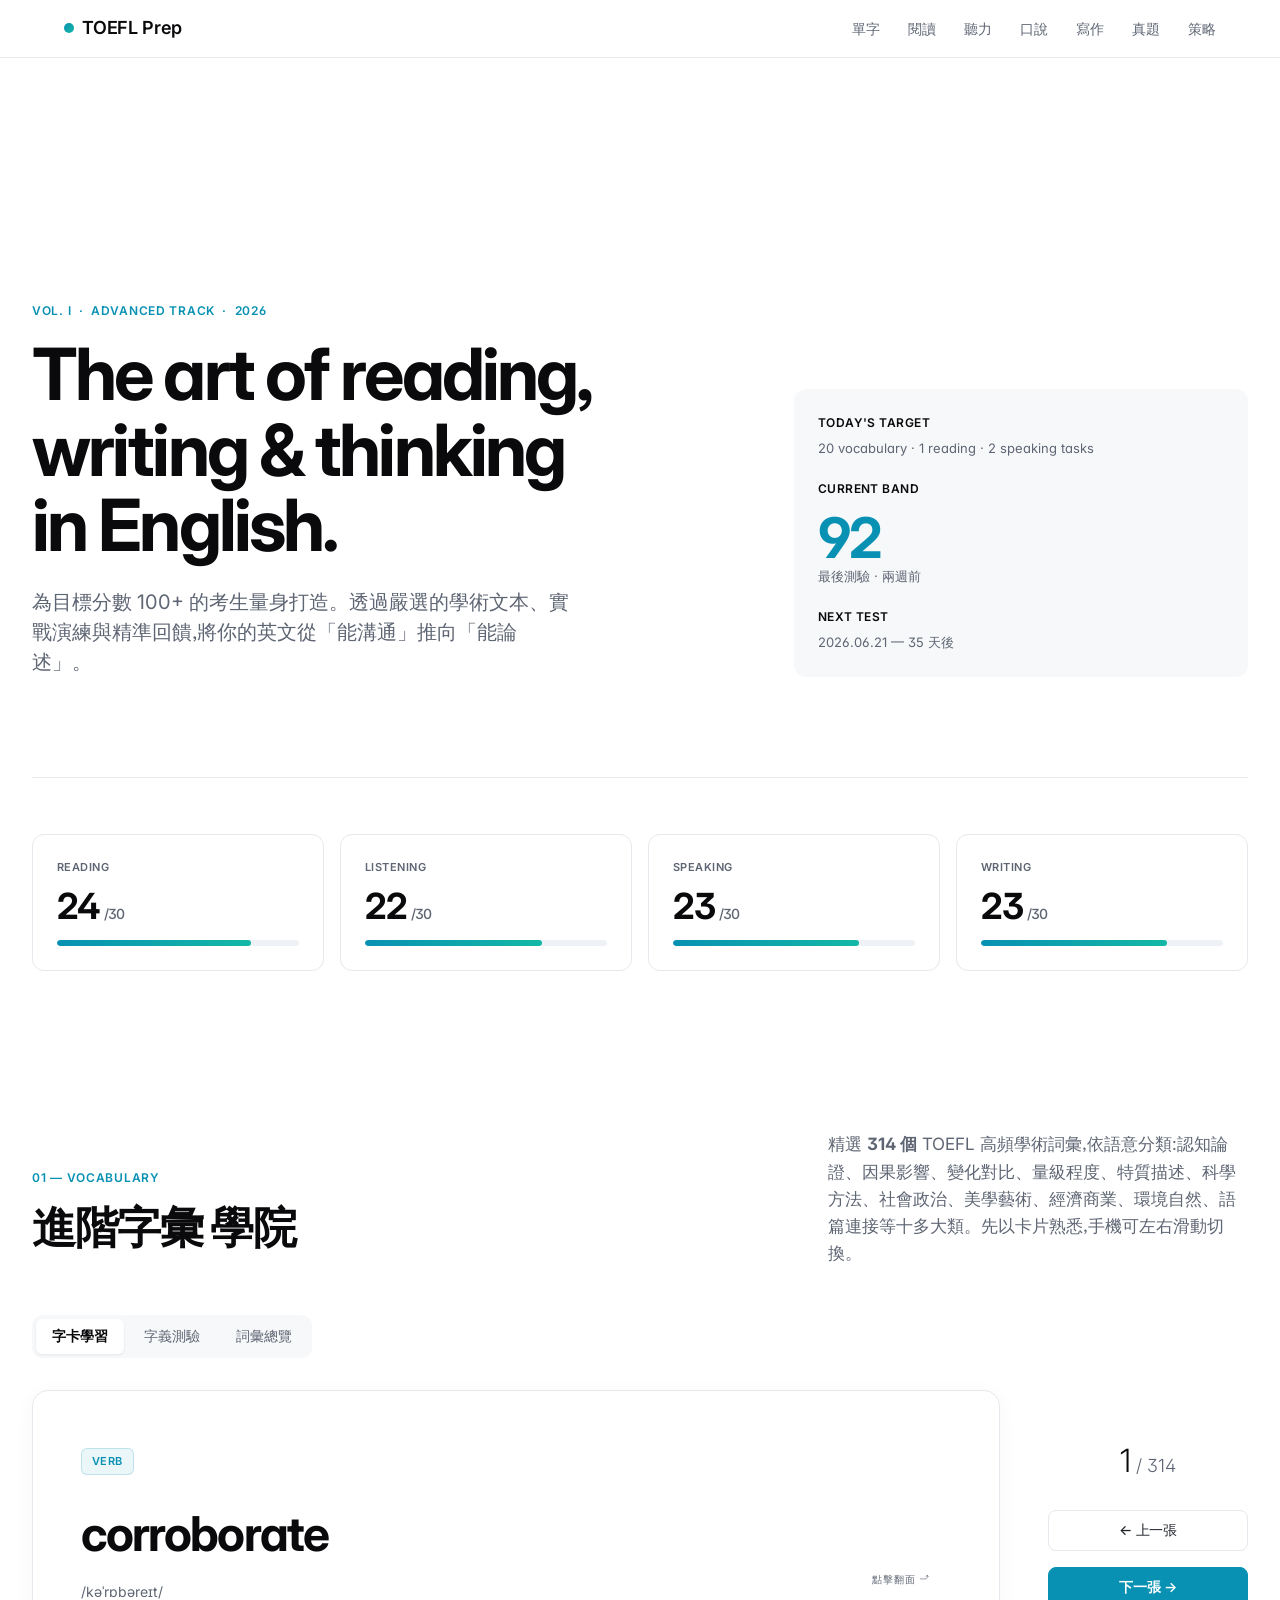
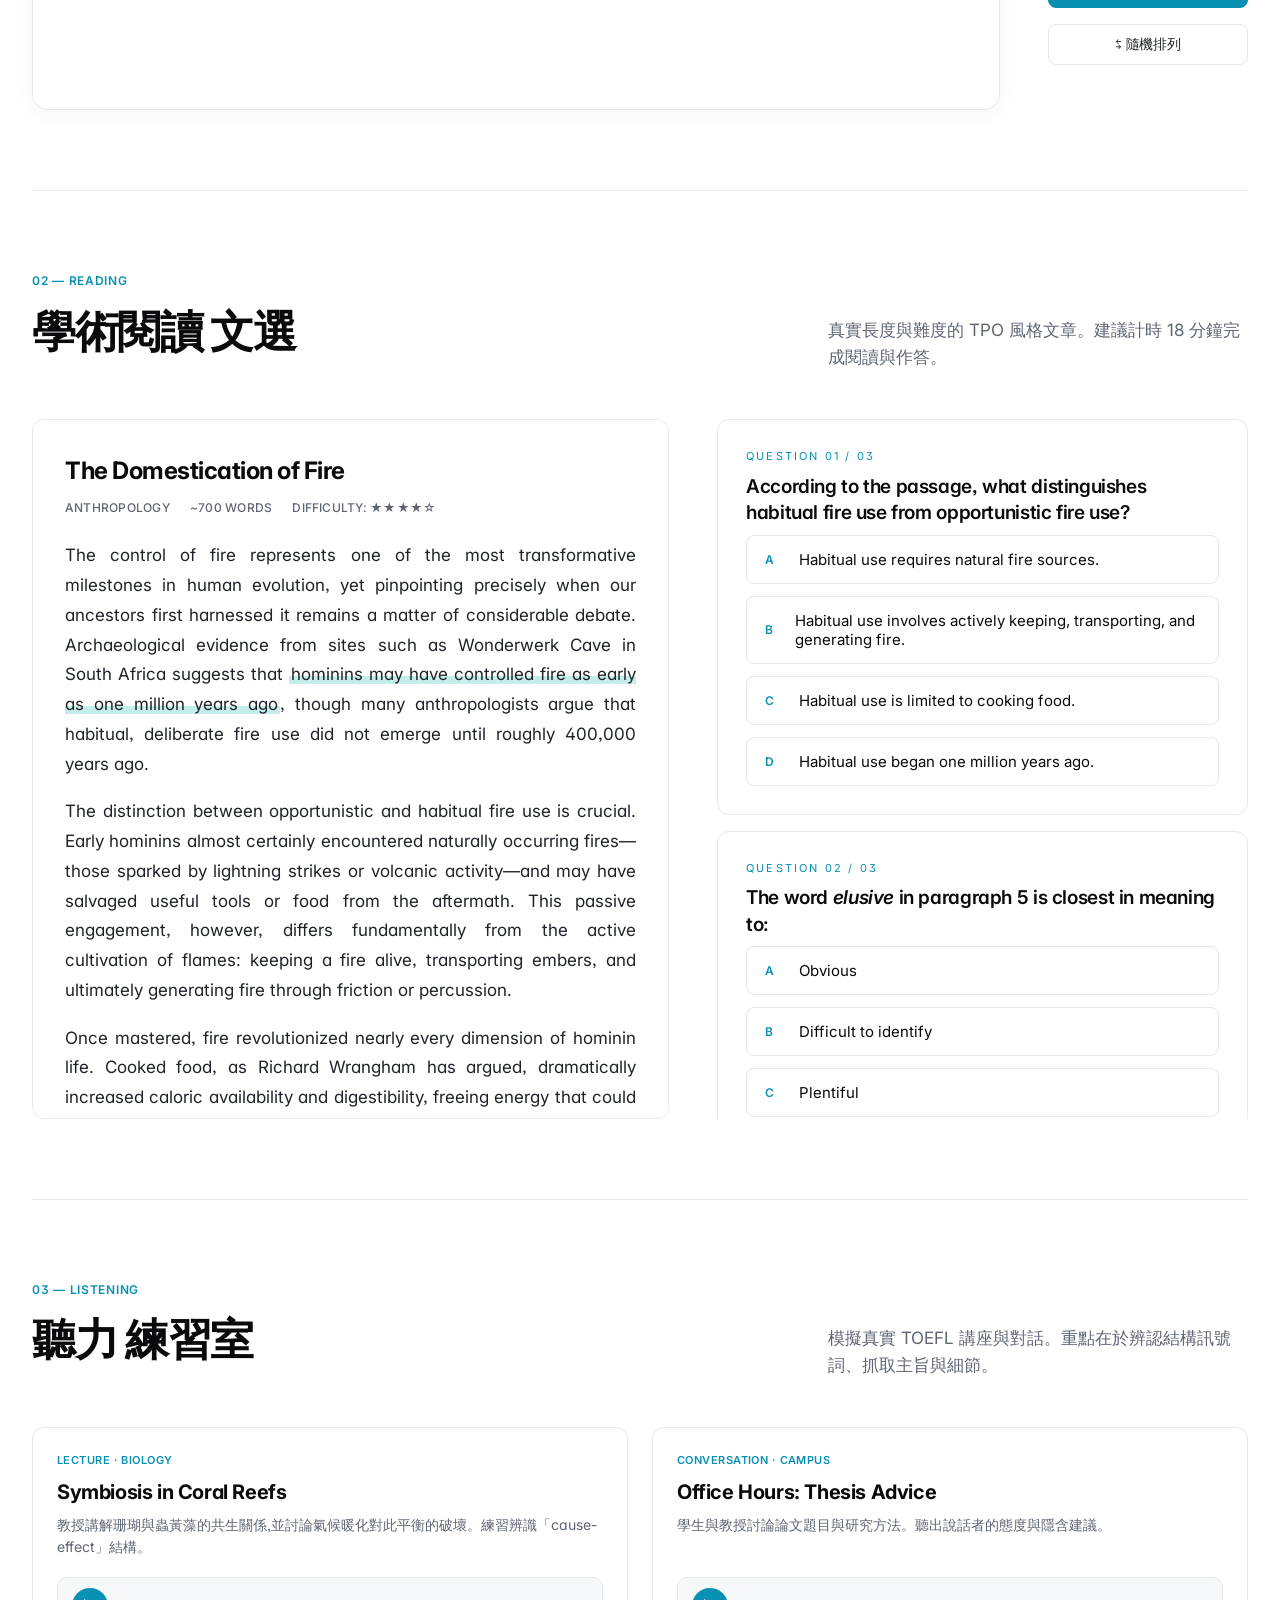
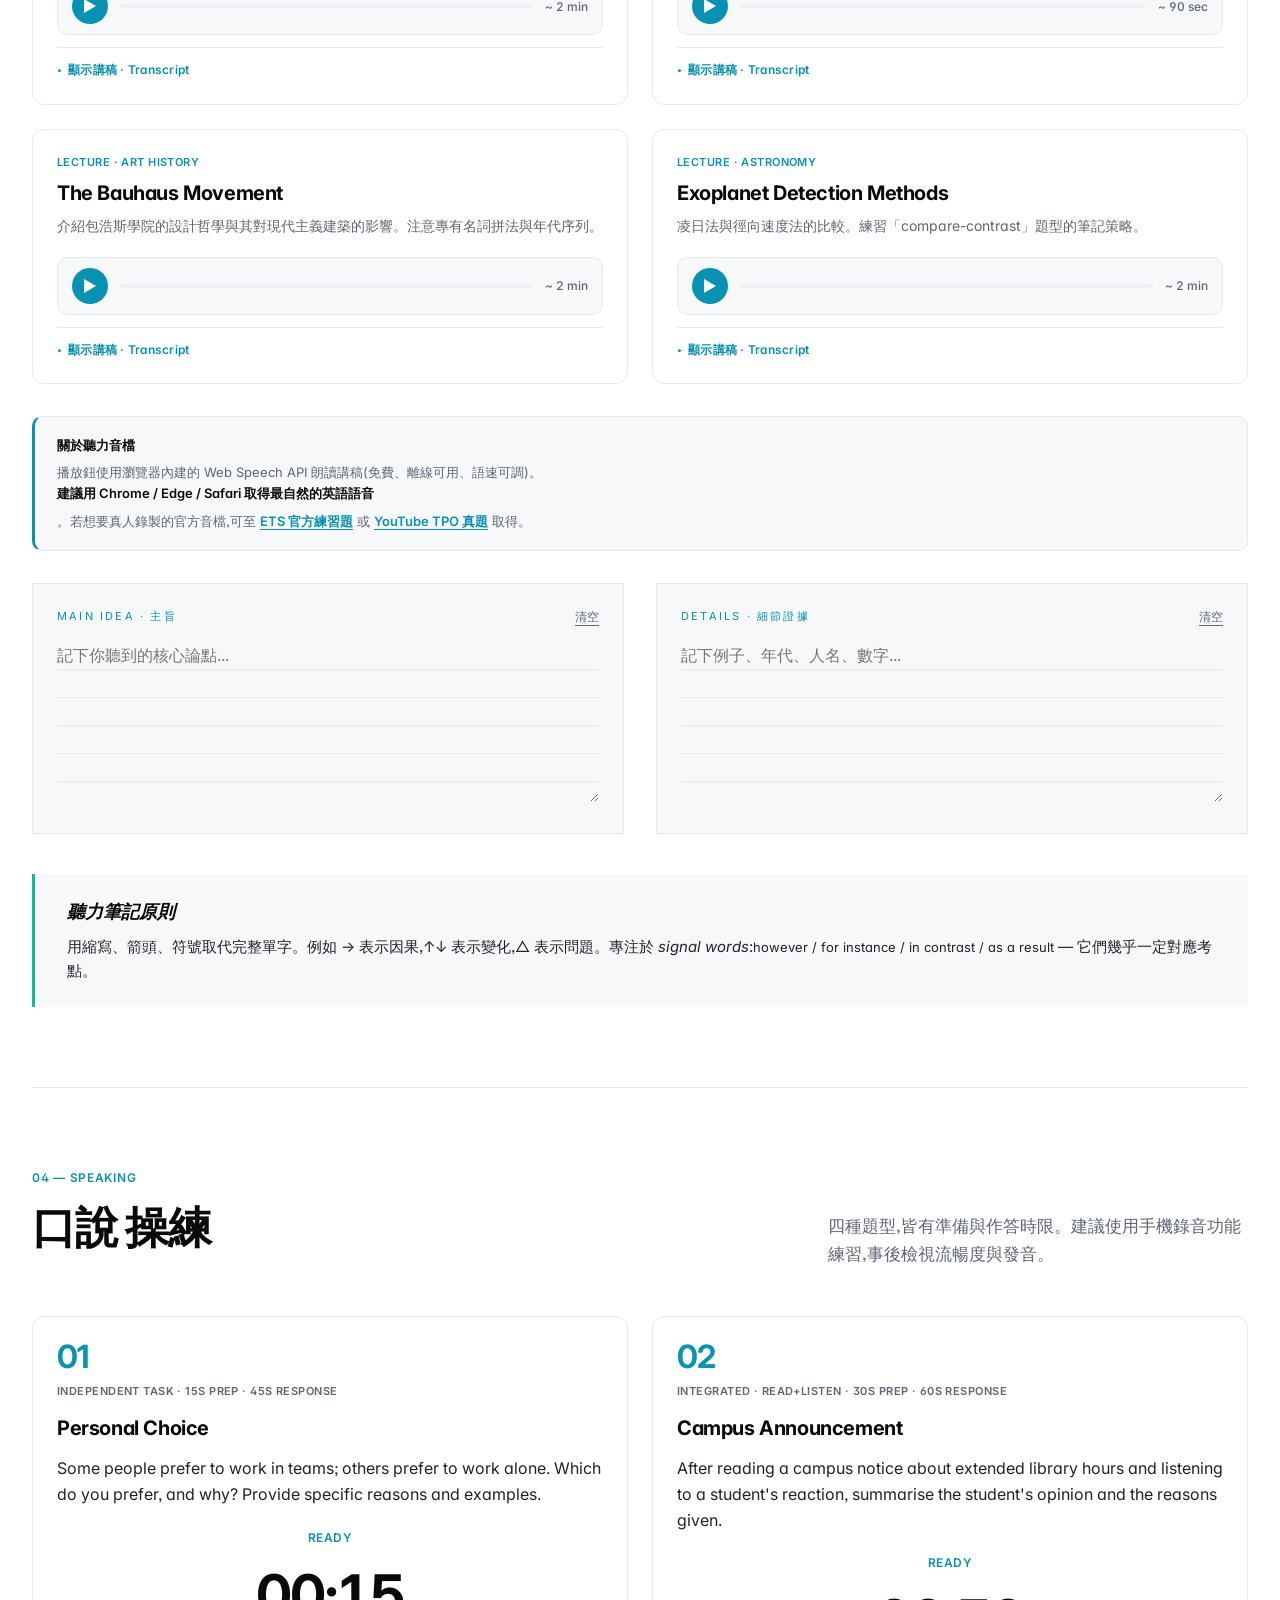
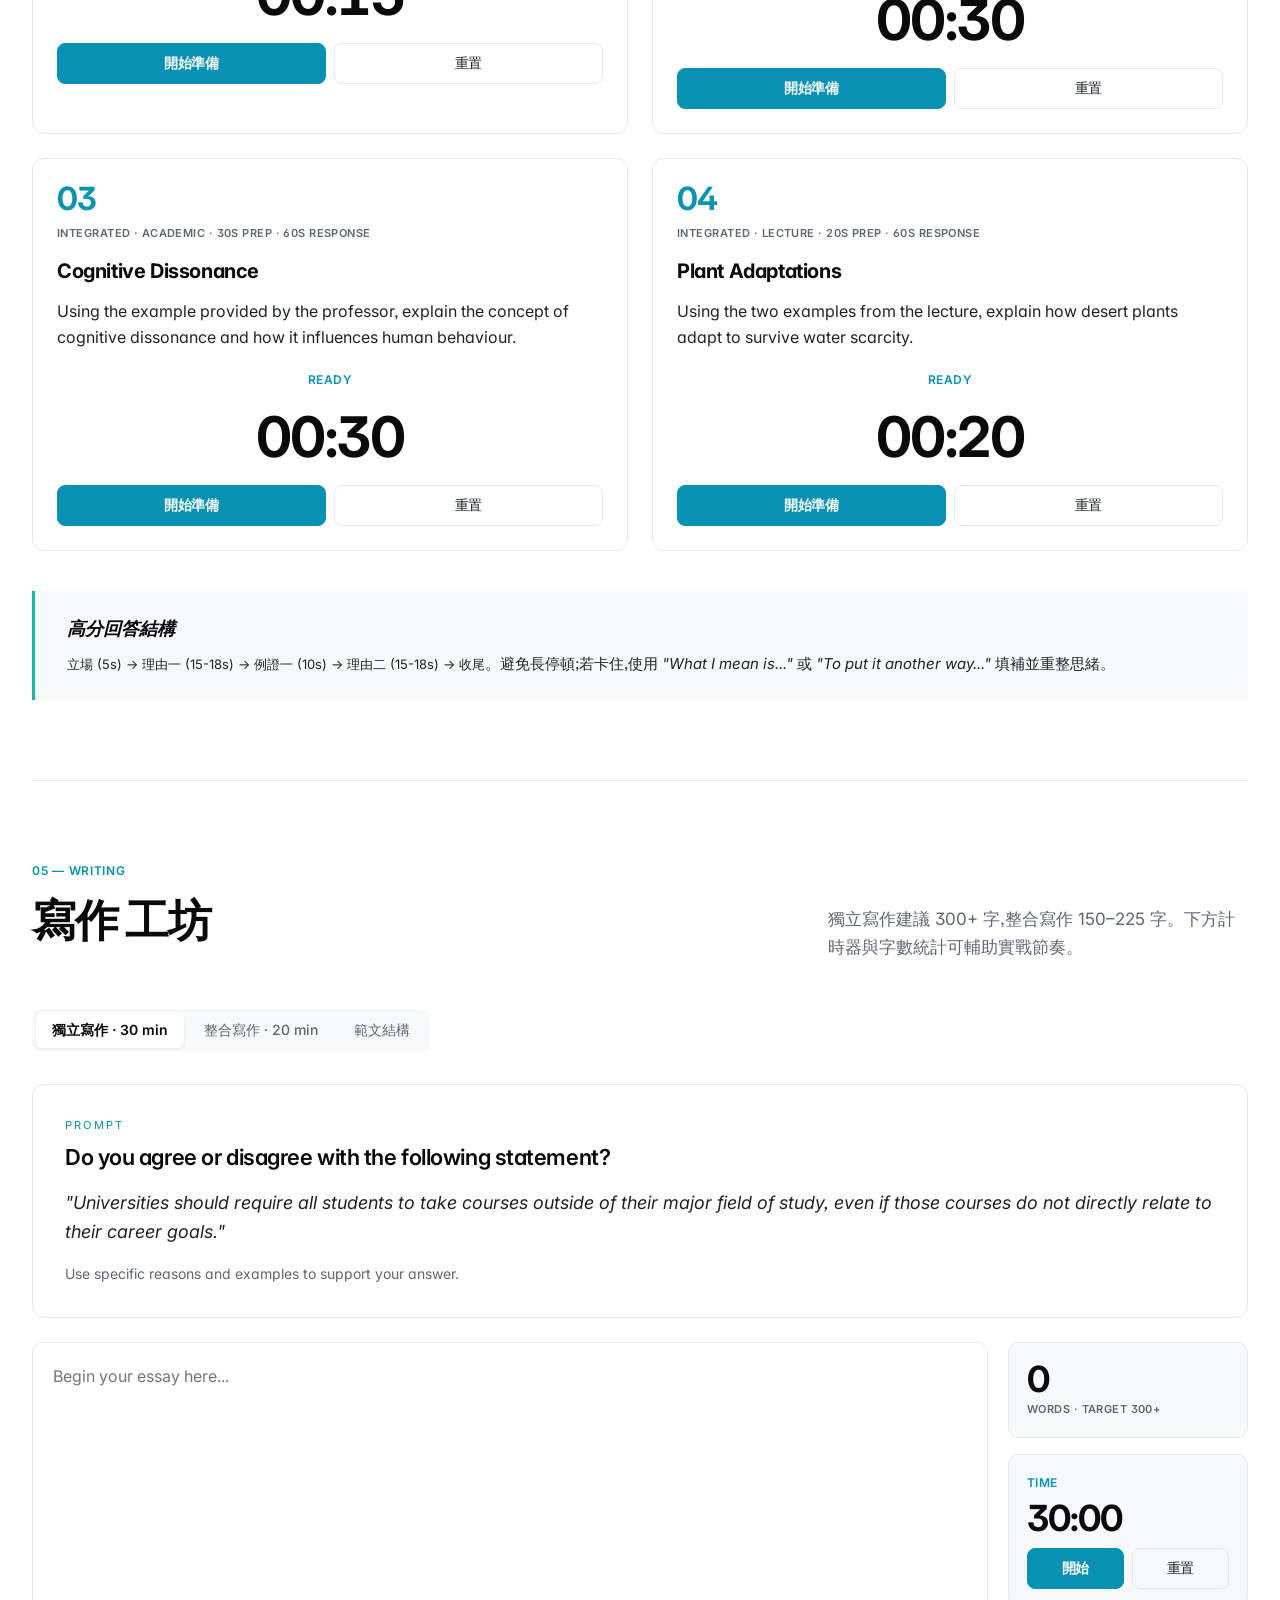
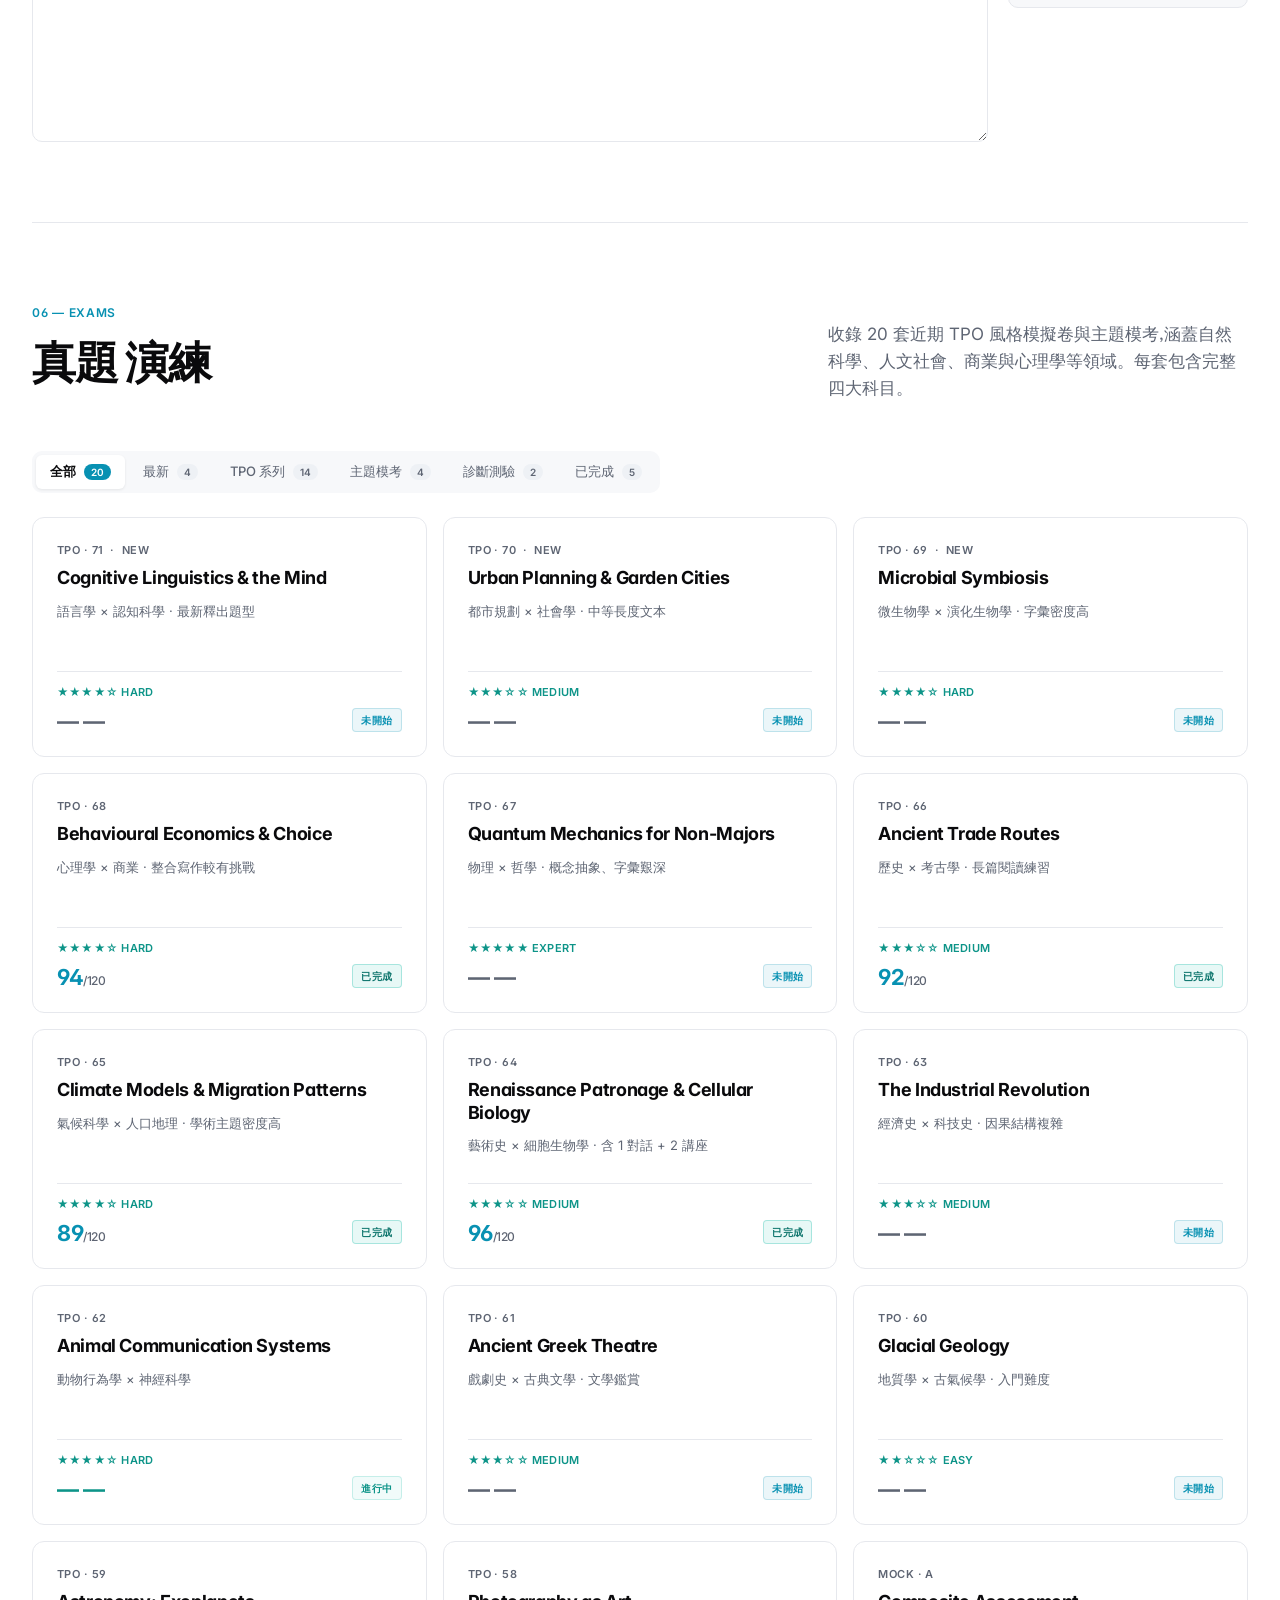
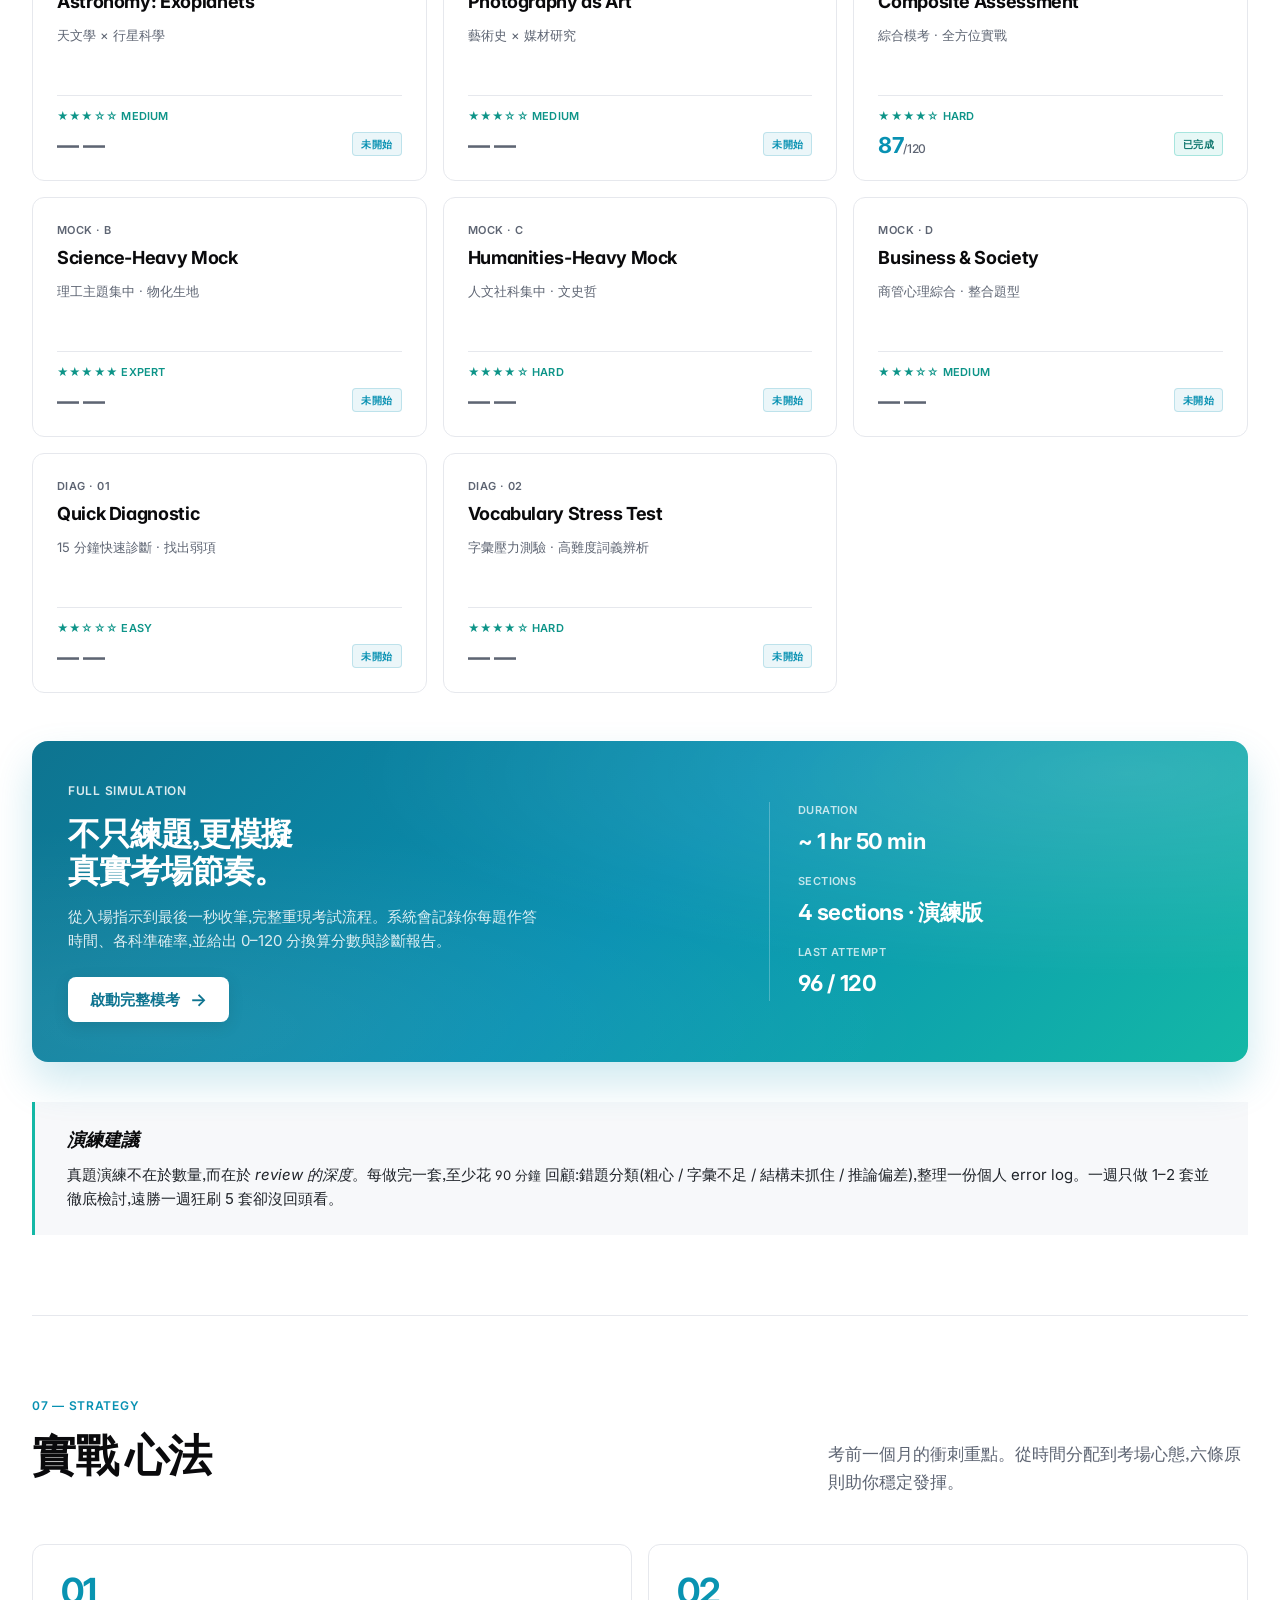
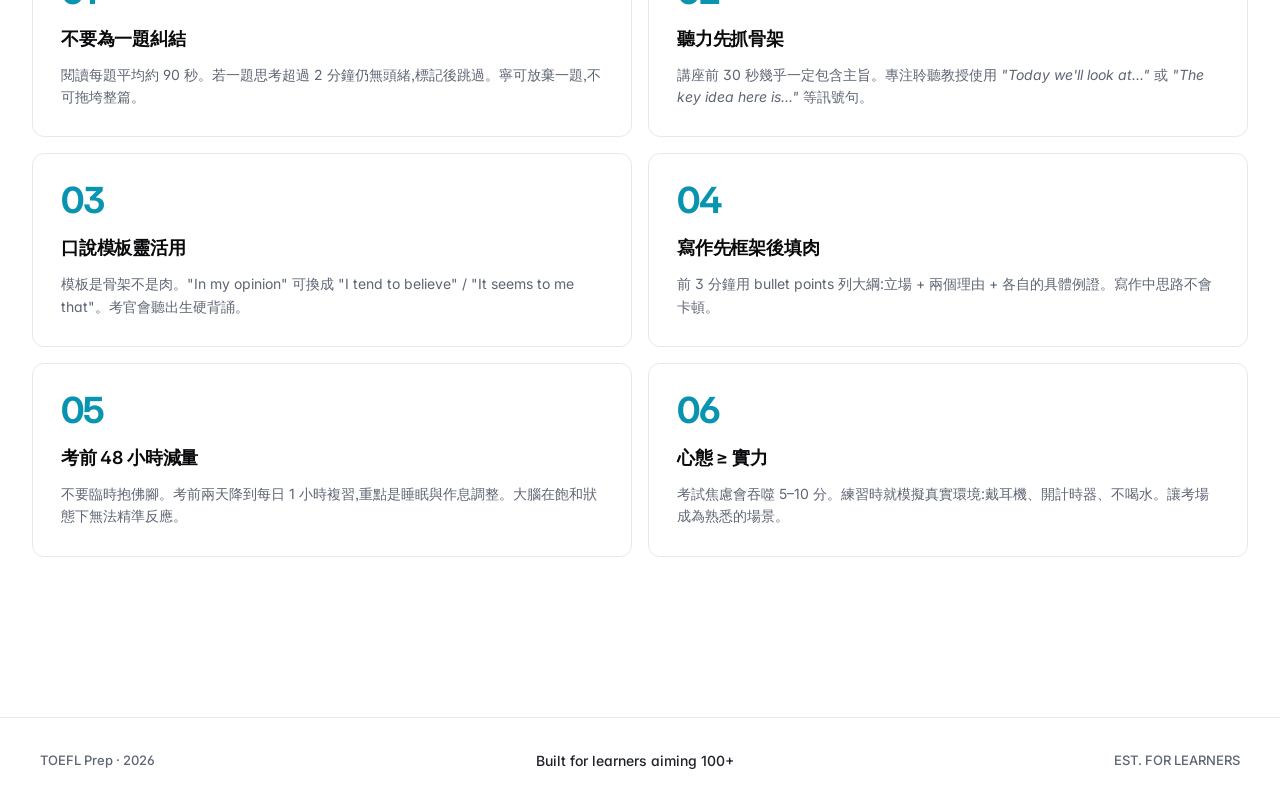
<file: index.html>
<!DOCTYPE html>
<html lang="zh-TW">
<head>
<meta charset="UTF-8">
<meta name="viewport" content="width=device-width, initial-scale=1.0">
<title>TOEFL Prep — 進階備考</title>
<meta name="description" content="為目標 100+ 分的 TOEFL 考生量身打造。包含字彙、閱讀、聽力、口說、寫作、20 套真題模擬、完整詳解與個人化 14 天訓練計畫。">
<meta name="keywords" content="TOEFL,托福,備考,真題,TPO,詳解,模擬考">
<meta name="author" content="TOEFL Prep">
<meta property="og:title" content="TOEFL Prep — 進階備考">
<meta property="og:description" content="嚴選學術文本、實戰演練與精準回饋,將你的英文從「能溝通」推向「能論述」。">
<meta property="og:type" content="website">
<meta name="theme-color" content="#0e1e3f">
<link rel="preconnect" href="https://fonts.googleapis.com">
<link rel="preconnect" href="https://fonts.gstatic.com" crossorigin>
<link href="https://fonts.googleapis.com/css2?family=Inter:wght@400;500;600;700&display=swap" rel="stylesheet">
<link rel="stylesheet" href="assets/css/styles.css">
</head>
<body>

<header>
  <div class="nav-inner">
    <a href="#top" class="logo">TOEFL Prep</a>
    <button class="menu-toggle" onclick="toggleMenu()">MENU</button>
    <nav>
      <ul id="navList">
        <li><a href="#vocabulary" onclick="closeMenu()">單字</a></li>
        <li><a href="#reading" onclick="closeMenu()">閱讀</a></li>
        <li><a href="#listening" onclick="closeMenu()">聽力</a></li>
        <li><a href="#speaking" onclick="closeMenu()">口說</a></li>
        <li><a href="#writing" onclick="closeMenu()">寫作</a></li>
        <li><a href="#exam" onclick="closeMenu()">真題</a></li>
        <li><a href="#strategy" onclick="closeMenu()">策略</a></li>
      </ul>
    </nav>
  </div>
</header>

<main id="top">

  <!-- ========== HERO ========== -->
  <section class="hero">
    <div class="hero-content">
      <span class="eyebrow">Vol. I &nbsp;·&nbsp; Advanced Track &nbsp;·&nbsp; 2026</span>
      <h1>The art of <span class="italic-accent">reading,</span><br>writing &amp; <span class="italic-accent">thinking</span><br>in English.</h1>
      <p class="lede">為目標分數 100+ 的考生量身打造。透過嚴選的學術文本、實戰演練與精準回饋,將你的英文從「能溝通」推向「能論述」。</p>
    </div>
    <aside class="hero-meta">
      <div>
        <strong>TODAY'S TARGET</strong>
        20 vocabulary · 1 reading · 2 speaking tasks
      </div>
      <div>
        <strong>CURRENT BAND</strong>
        <div class="score-display">92</div>
        最後測驗 · 兩週前
      </div>
      <div>
        <strong>NEXT TEST</strong>
        2026.06.21 — 35 天後
      </div>
    </aside>
  </section>

  <!-- ========== DASHBOARD ========== -->
  <section style="padding-top: 0; border-bottom: none;">
    <div class="dashboard">
      <div class="stat-card">
        <div class="stat-label">Reading</div>
        <div class="stat-value">24<span class="unit">/30</span></div>
        <div class="stat-bar"><div class="stat-bar-fill" style="width: 80%"></div></div>
      </div>
      <div class="stat-card">
        <div class="stat-label">Listening</div>
        <div class="stat-value">22<span class="unit">/30</span></div>
        <div class="stat-bar"><div class="stat-bar-fill" style="width: 73%"></div></div>
      </div>
      <div class="stat-card">
        <div class="stat-label">Speaking</div>
        <div class="stat-value">23<span class="unit">/30</span></div>
        <div class="stat-bar"><div class="stat-bar-fill" style="width: 77%"></div></div>
      </div>
      <div class="stat-card">
        <div class="stat-label">Writing</div>
        <div class="stat-value">23<span class="unit">/30</span></div>
        <div class="stat-bar"><div class="stat-bar-fill" style="width: 77%"></div></div>
      </div>
    </div>
  </section>

  <!-- ========== VOCABULARY ========== -->
  <section id="vocabulary">
    <div class="section-header">
      <div>
        <span class="eyebrow">01 — VOCABULARY</span>
        <h2>進階字彙<span class="italic-accent"> 學院</span></h2>
      </div>
      <p class="desc">精選 <strong>314 個</strong> TOEFL 高頻學術詞彙,依語意分類:認知論證、因果影響、變化對比、量級程度、特質描述、科學方法、社會政治、美學藝術、經濟商業、環境自然、語篇連接等十多大類。先以卡片熟悉,手機可左右滑動切換。</p>
    </div>

    <div class="tabs">
      <button class="tab active" onclick="switchTab(this, 'flashcards')">字卡學習</button>
      <button class="tab" onclick="switchTab(this, 'quiz')">字義測驗</button>
      <button class="tab" onclick="switchTab(this, 'wordlist')">詞彙總覽</button>
    </div>

    <div id="flashcards" class="tab-content active">
      <div class="flashcard-container">
        <div class="flashcard" id="flashcard" onclick="flipCard()">
          <div class="flashcard-inner">
            <div class="flashcard-face flashcard-front">
              <div class="part-of-speech" id="cardPos">verb</div>
              <div class="word" id="cardWord">corroborate</div>
              <div class="pronunciation" id="cardPron">/kəˈrɒbəreɪt/</div>
              <div class="flip-hint">點擊翻面 ⤴</div>
            </div>
            <div class="flashcard-face flashcard-back">
              <div class="part-of-speech" id="cardPosBack">verb</div>
              <div class="definition" id="cardDef">確認、佐證(某項陳述或理論的真實性)</div>
              <div class="example" id="cardEx">"Recent findings <em>corroborate</em> the hypothesis that early agricultural societies traded over vast distances."</div>
              <div class="flip-hint">點擊翻回 ⤴</div>
            </div>
          </div>
        </div>
        <div class="flashcard-controls">
          <div class="card-counter"><span id="cardNum">1</span><span class="total"> / <span id="cardTotal">314</span></span></div>
          <button class="btn btn-ghost" onclick="prevCard()">← 上一張</button>
          <button class="btn btn-primary" onclick="nextCard()">下一張 →</button>
          <button class="btn btn-ghost" onclick="shuffleCards()">⇆ 隨機排列</button>
        </div>
      </div>

      <div class="flashcard-swipe-hint">← 左右滑動切換 · 點擊翻面 →</div>
      <div class="flashcard-mobile-nav">
        <button class="nav-arrow" onclick="prevCard()" aria-label="上一張">← 上一張</button>
        <div class="flashcard-mobile-counter"><span id="cardNumMobile">1</span> / <span id="cardTotalMobile">314</span></div>
        <button class="nav-arrow primary" onclick="nextCard()" aria-label="下一張">下一張 →</button>
      </div>
      <div class="flashcard-mobile-nav" style="margin-top: 8px;">
        <button class="nav-arrow" onclick="shuffleCards()" style="font-size: 14px;">⇆ 隨機排列</button>
        <button class="nav-arrow" onclick="flipCard()" style="font-size: 14px;">↻ 翻面</button>
      </div>
    </div>

    <div id="quiz" class="tab-content">
      <div id="quizContainer"></div>
      <div style="display: flex; gap: 16px; margin-top: 32px;">
        <button class="btn btn-primary" onclick="checkQuiz()">提交答案</button>
        <button class="btn btn-ghost" onclick="resetQuiz()">重新測驗</button>
        <div id="quizScore" style="margin-left:auto; align-self:center; font-family:'Inter',sans-serif; font-size:24px; color:var(--oxblood); font-style:italic;"></div>
      </div>
    </div>

    <div id="wordlist" class="tab-content">
      <div id="wordlistContent" style="columns: 2; column-gap: 48px;"></div>
    </div>
  </section>

  <!-- ========== READING ========== -->
  <section id="reading">
    <div class="section-header">
      <div>
        <span class="eyebrow">02 — READING</span>
        <h2>學術閱讀<span class="italic-accent"> 文選</span></h2>
      </div>
      <p class="desc">真實長度與難度的 TPO 風格文章。建議計時 18 分鐘完成閱讀與作答。</p>
    </div>

    <div class="reading-container">
      <article class="passage">
        <div class="passage-title">The Domestication of Fire</div>
        <div class="passage-meta">
          <span>Anthropology</span>
          <span>~700 words</span>
          <span>Difficulty: ★★★★☆</span>
        </div>
        <p>The control of fire represents one of the most transformative milestones in human evolution, yet pinpointing precisely when our ancestors first harnessed it remains a matter of considerable debate. Archaeological evidence from sites such as Wonderwerk Cave in South Africa suggests that <span class="highlight">hominins may have controlled fire as early as one million years ago</span>, though many anthropologists argue that habitual, deliberate fire use did not emerge until roughly 400,000 years ago.</p>
        <p>The distinction between opportunistic and habitual fire use is crucial. Early hominins almost certainly encountered naturally occurring fires—those sparked by lightning strikes or volcanic activity—and may have salvaged useful tools or food from the aftermath. This passive engagement, however, differs fundamentally from the active cultivation of flames: keeping a fire alive, transporting embers, and ultimately generating fire through friction or percussion.</p>
        <p>Once mastered, fire revolutionized nearly every dimension of hominin life. Cooked food, as Richard Wrangham has argued, dramatically increased caloric availability and digestibility, freeing energy that could be redirected toward brain growth. The shrinking of the human gut and the proportional expansion of cranial capacity over the past 1.8 million years coincide suggestively with this dietary shift. Furthermore, communal cooking may have laid the social foundations for the family hearth—a focal point around which language, storytelling, and cultural transmission could flourish.</p>
        <p>Fire also extended the productive day. Whereas other primates retire at dusk, hominins gathered around flames could continue toolmaking, planning, and social bonding well into the night. Cognitive psychologists have speculated that this extension of waking hours, combined with the protective warmth and predator deterrence fire provided, accelerated the development of complex social cognition.</p>
        <p>Yet the archaeological signature of early fire use is notoriously elusive. Charcoal can be deposited by natural wildfires; reddened sediment may result from sun exposure rather than combustion. To distinguish anthropogenic fire from natural occurrences, archaeologists rely on a constellation of indicators: charred bone fragments arranged in patterns, burnt lithics suggesting in-place heating, and stratigraphic evidence that flames were confined to specific locations within a habitation site.</p>
        <p>Recent micromorphological techniques have allowed researchers to identify ancient hearths with unprecedented precision. At Qesem Cave in Israel, for example, scientists discovered a 300,000-year-old hearth used repeatedly across generations, the soil chemistry preserving a record of sustained, controlled burning. Such findings reinforce the view that, by the Middle Pleistocene, fire had become a stable and central feature of hominin existence.</p>
        <p>The implications stretch beyond biology into the realm of cognition and culture. Mastery of fire required foresight—gathering fuel before nightfall, anticipating wind direction, teaching the next generation. It demanded cooperation and trust: a fire too close to flammable shelter could be catastrophic. In this sense, the hearth may have been not merely a source of warmth but the original classroom, the first laboratory, and the earliest theater of human imagination.</p>
      </article>

      <div class="reading-questions">
        <div class="quiz-question" style="padding: 28px;">
          <div class="q-number">QUESTION 01 / 03</div>
          <div class="quiz-prompt" style="font-size: 19px; line-height: 1.4;">According to the passage, what distinguishes habitual fire use from opportunistic fire use?</div>
          <div class="quiz-options">
            <button class="quiz-option" onclick="checkReadingAnswer(this, false)"><span class="letter">A</span>Habitual use requires natural fire sources.</button>
            <button class="quiz-option" onclick="checkReadingAnswer(this, true)"><span class="letter">B</span>Habitual use involves actively keeping, transporting, and generating fire.</button>
            <button class="quiz-option" onclick="checkReadingAnswer(this, false)"><span class="letter">C</span>Habitual use is limited to cooking food.</button>
            <button class="quiz-option" onclick="checkReadingAnswer(this, false)"><span class="letter">D</span>Habitual use began one million years ago.</button>
          </div>
        </div>

        <div class="quiz-question" style="padding: 28px;">
          <div class="q-number">QUESTION 02 / 03</div>
          <div class="quiz-prompt" style="font-size: 19px; line-height: 1.4;">The word <em>elusive</em> in paragraph 5 is closest in meaning to:</div>
          <div class="quiz-options">
            <button class="quiz-option" onclick="checkReadingAnswer(this, false)"><span class="letter">A</span>Obvious</button>
            <button class="quiz-option" onclick="checkReadingAnswer(this, true)"><span class="letter">B</span>Difficult to identify</button>
            <button class="quiz-option" onclick="checkReadingAnswer(this, false)"><span class="letter">C</span>Plentiful</button>
            <button class="quiz-option" onclick="checkReadingAnswer(this, false)"><span class="letter">D</span>Recently discovered</button>
          </div>
        </div>

        <div class="quiz-question" style="padding: 28px;">
          <div class="q-number">QUESTION 03 / 03</div>
          <div class="quiz-prompt" style="font-size: 19px; line-height: 1.4;">Which of the following is NOT mentioned as a consequence of controlling fire?</div>
          <div class="quiz-options">
            <button class="quiz-option" onclick="checkReadingAnswer(this, false)"><span class="letter">A</span>Increased caloric availability</button>
            <button class="quiz-option" onclick="checkReadingAnswer(this, false)"><span class="letter">B</span>Extension of the productive day</button>
            <button class="quiz-option" onclick="checkReadingAnswer(this, true)"><span class="letter">C</span>Migration to colder climates</button>
            <button class="quiz-option" onclick="checkReadingAnswer(this, false)"><span class="letter">D</span>Predator deterrence</button>
          </div>
        </div>
      </div>
    </div>
  </section>

  <!-- ========== LISTENING ========== -->
  <section id="listening">
    <div class="section-header">
      <div>
        <span class="eyebrow">03 — LISTENING</span>
        <h2>聽力<span class="italic-accent"> 練習室</span></h2>
      </div>
      <p class="desc">模擬真實 TOEFL 講座與對話。重點在於辨認結構訊號詞、抓取主旨與細節。</p>
    </div>

    <div class="listening-tracks">
      <div class="track-card" data-track="1">
        <div class="track-type">LECTURE · BIOLOGY</div>
        <div class="track-title">Symbiosis in Coral Reefs</div>
        <div class="track-desc">教授講解珊瑚與蟲黃藻的共生關係,並討論氣候暖化對此平衡的破壞。練習辨識「cause-effect」結構。</div>
        <div class="audio-player">
          <button class="play-btn" onclick="speakTrack(this, 1)" aria-label="Play">
            <svg class="play-icon" width="12" height="14" viewBox="0 0 12 14" fill="currentColor"><path d="M0 0 L0 14 L12 7 Z"/></svg>
          </button>
          <div class="audio-progress"><div class="audio-progress-fill" id="prog1"></div></div>
          <div class="audio-time" id="time1">~ 2 min</div>
        </div>
        <details class="track-script">
          <summary>顯示講稿 · Transcript</summary>
          <p id="script1">Today I want to talk about one of the most striking examples of symbiosis in the natural world — the relationship between coral and a microscopic algae called zooxanthellae. Most reef-building corals contain millions of these tiny algal cells within their tissues. The arrangement is mutually beneficial. The algae provide the coral with sugars produced through photosynthesis, which can account for up to ninety percent of the coral's energy needs. In return, the coral provides the algae with shelter and access to sunlight near the ocean surface. However, this delicate partnership is highly sensitive to temperature. When water temperatures rise even one or two degrees above normal, the coral expels the algae in a stress response known as bleaching. Without their algal partners, corals lose their vivid color and, more critically, their primary food source. Prolonged bleaching often leads to coral death. This is why even modest increases in ocean temperature, driven by climate change, pose an existential threat to reef ecosystems worldwide.</p>
        </details>
      </div>

      <div class="track-card" data-track="2">
        <div class="track-type">CONVERSATION · CAMPUS</div>
        <div class="track-title">Office Hours: Thesis Advice</div>
        <div class="track-desc">學生與教授討論論文題目與研究方法。聽出說話者的態度與隱含建議。</div>
        <div class="audio-player">
          <button class="play-btn" onclick="speakTrack(this, 2)" aria-label="Play">
            <svg class="play-icon" width="12" height="14" viewBox="0 0 12 14" fill="currentColor"><path d="M0 0 L0 14 L12 7 Z"/></svg>
          </button>
          <div class="audio-progress"><div class="audio-progress-fill" id="prog2"></div></div>
          <div class="audio-time" id="time2">~ 90 sec</div>
        </div>
        <details class="track-script">
          <summary>顯示講稿 · Transcript</summary>
          <p id="script2">Professor, I wanted to talk to you about my thesis topic. I'm considering writing about the effects of social media on adolescent mental health. Well, that's a popular area, but it's also become very crowded. Have you considered narrowing it? For instance, instead of social media generally, you could focus on one specific platform, or one specific outcome like sleep quality. Hmm, I see. Actually, sleep quality is something I've thought about. I've read several studies showing teenagers are getting much less sleep than they used to. Good, that's promising. But a literature review alone won't give you much room for original contribution. Could you design even a small survey, or analyze existing data? I think a survey is feasible. I could probably reach maybe fifty students through my dorm. That sounds reasonable for an undergraduate thesis. Just remember to get ethical approval before you begin collecting data. The process can take a few weeks, so start now.</p>
        </details>
      </div>

      <div class="track-card" data-track="3">
        <div class="track-type">LECTURE · ART HISTORY</div>
        <div class="track-title">The Bauhaus Movement</div>
        <div class="track-desc">介紹包浩斯學院的設計哲學與其對現代主義建築的影響。注意專有名詞拼法與年代序列。</div>
        <div class="audio-player">
          <button class="play-btn" onclick="speakTrack(this, 3)" aria-label="Play">
            <svg class="play-icon" width="12" height="14" viewBox="0 0 12 14" fill="currentColor"><path d="M0 0 L0 14 L12 7 Z"/></svg>
          </button>
          <div class="audio-progress"><div class="audio-progress-fill" id="prog3"></div></div>
          <div class="audio-time" id="time3">~ 2 min</div>
        </div>
        <details class="track-script">
          <summary>顯示講稿 · Transcript</summary>
          <p id="script3">The Bauhaus was a German art school that operated from nineteen nineteen to nineteen thirty three. Founded by the architect Walter Gropius in the city of Weimar, it sought to unify fine art, craft, and industrial design under a single educational philosophy. The school's core belief was that good design should be both functional and accessible to ordinary people, not just the wealthy. Bauhaus designers favored simple geometric forms, clean lines, and industrial materials like steel, glass, and concrete. Decoration for its own sake was rejected. This aesthetic — often summarized by the phrase "form follows function" — became enormously influential. When the Nazi government forced the school to close in nineteen thirty three, many Bauhaus faculty members emigrated, particularly to the United States. They brought their ideas to institutions like Harvard and the Illinois Institute of Technology, shaping modernist architecture in cities like New York and Chicago throughout the twentieth century.</p>
        </details>
      </div>

      <div class="track-card" data-track="4">
        <div class="track-type">LECTURE · ASTRONOMY</div>
        <div class="track-title">Exoplanet Detection Methods</div>
        <div class="track-desc">凌日法與徑向速度法的比較。練習「compare-contrast」題型的筆記策略。</div>
        <div class="audio-player">
          <button class="play-btn" onclick="speakTrack(this, 4)" aria-label="Play">
            <svg class="play-icon" width="12" height="14" viewBox="0 0 12 14" fill="currentColor"><path d="M0 0 L0 14 L12 7 Z"/></svg>
          </button>
          <div class="audio-progress"><div class="audio-progress-fill" id="prog4"></div></div>
          <div class="audio-time" id="time4">~ 2 min</div>
        </div>
        <details class="track-script">
          <summary>顯示講稿 · Transcript</summary>
          <p id="script4">Today we'll compare the two main techniques astronomers use to detect planets around other stars — what we call exoplanets. The first is the transit method. When a planet passes in front of its host star from our line of sight, it blocks a tiny fraction of the star's light. By measuring this periodic dip in brightness, astronomers can infer the presence of the planet, estimate its size, and even calculate its orbital period. NASA's Kepler space telescope used this method to discover thousands of exoplanets. The second technique is the radial velocity method. As a planet orbits its star, its gravitational pull causes the star to wobble slightly. This wobble shifts the wavelength of the star's light — toward red when the star moves away, and toward blue when it moves toward us. By measuring these shifts, astronomers can determine the planet's mass. Each method has limitations. Transits only work if the planet's orbit aligns with our viewpoint, while radial velocity favors larger planets close to their stars. Most confirmed discoveries today rely on combining both techniques.</p>
        </details>
      </div>
    </div>

    <div class="audio-tip">
      <strong>關於聽力音檔</strong>
      <p>播放鈕使用瀏覽器內建的 Web Speech API 朗讀講稿(免費、離線可用、語速可調)。<strong>建議用 Chrome / Edge / Safari 取得最自然的英語語音</strong>。若想要真人錄製的官方音檔,可至 <a href="https://www.ets.org/toefl/test-takers/ibt/prepare/sample-questions" target="_blank" rel="noopener">ETS 官方練習題</a> 或 <a href="https://www.youtube.com/results?search_query=TOEFL+listening+TPO+lecture" target="_blank" rel="noopener">YouTube TPO 真題</a> 取得。</p>
    </div>

    <div class="note-area">
      <div class="note-pad">
        <div class="note-pad-title">
          <span>Main Idea · 主旨</span>
          <button class="reset-link" onclick="clearNote('note1')">清空</button>
        </div>
        <textarea id="note1" placeholder="記下你聽到的核心論點..."></textarea>
      </div>
      <div class="note-pad">
        <div class="note-pad-title">
          <span>Details · 細節證據</span>
          <button class="reset-link" onclick="clearNote('note2')">清空</button>
        </div>
        <textarea id="note2" placeholder="記下例子、年代、人名、數字..."></textarea>
      </div>
    </div>

    <div style="margin-top: 40px; padding: 24px 32px; background: var(--paper-2); border-left: 3px solid var(--gold);">
      <strong style="font-family:'Inter',sans-serif; font-size:18px; font-style:italic;">聽力筆記原則</strong>
      <p style="margin-top: 8px; color: var(--ink-2); font-size: 15px;">用縮寫、箭頭、符號取代完整單字。例如 → 表示因果,↑↓ 表示變化,△ 表示問題。專注於 <em>signal words</em>:<span style="font-family:'Inter',sans-serif; font-size:13px;">however / for instance / in contrast / as a result</span> — 它們幾乎一定對應考點。</p>
    </div>
  </section>

  <!-- ========== SPEAKING ========== -->
  <section id="speaking">
    <div class="section-header">
      <div>
        <span class="eyebrow">04 — SPEAKING</span>
        <h2>口說<span class="italic-accent"> 操練</span></h2>
      </div>
      <p class="desc">四種題型,皆有準備與作答時限。建議使用手機錄音功能練習,事後檢視流暢度與發音。</p>
    </div>

    <div class="task-grid">
      <div class="task-card">
        <div class="task-num">01</div>
        <div class="task-label">INDEPENDENT TASK · 15s prep · 45s response</div>
        <div class="task-title">Personal Choice</div>
        <div class="task-prompt">Some people prefer to work in teams; others prefer to work alone. Which do you prefer, and why? Provide specific reasons and examples.</div>
        <div class="timer-phase" id="phase1">READY</div>
        <div class="timer-display" id="timer1">00:15</div>
        <div class="timer-controls">
          <button class="btn btn-primary" onclick="startSpeakingTimer(1, 15, 45)">開始準備</button>
          <button class="btn btn-ghost" onclick="resetTimer(1)">重置</button>
        </div>
      </div>

      <div class="task-card">
        <div class="task-num">02</div>
        <div class="task-label">INTEGRATED · READ+LISTEN · 30s prep · 60s response</div>
        <div class="task-title">Campus Announcement</div>
        <div class="task-prompt">After reading a campus notice about extended library hours and listening to a student's reaction, summarise the student's opinion and the reasons given.</div>
        <div class="timer-phase" id="phase2">READY</div>
        <div class="timer-display" id="timer2">00:30</div>
        <div class="timer-controls">
          <button class="btn btn-primary" onclick="startSpeakingTimer(2, 30, 60)">開始準備</button>
          <button class="btn btn-ghost" onclick="resetTimer(2)">重置</button>
        </div>
      </div>

      <div class="task-card">
        <div class="task-num">03</div>
        <div class="task-label">INTEGRATED · ACADEMIC · 30s prep · 60s response</div>
        <div class="task-title">Cognitive Dissonance</div>
        <div class="task-prompt">Using the example provided by the professor, explain the concept of cognitive dissonance and how it influences human behaviour.</div>
        <div class="timer-phase" id="phase3">READY</div>
        <div class="timer-display" id="timer3">00:30</div>
        <div class="timer-controls">
          <button class="btn btn-primary" onclick="startSpeakingTimer(3, 30, 60)">開始準備</button>
          <button class="btn btn-ghost" onclick="resetTimer(3)">重置</button>
        </div>
      </div>

      <div class="task-card">
        <div class="task-num">04</div>
        <div class="task-label">INTEGRATED · LECTURE · 20s prep · 60s response</div>
        <div class="task-title">Plant Adaptations</div>
        <div class="task-prompt">Using the two examples from the lecture, explain how desert plants adapt to survive water scarcity.</div>
        <div class="timer-phase" id="phase4">READY</div>
        <div class="timer-display" id="timer4">00:20</div>
        <div class="timer-controls">
          <button class="btn btn-primary" onclick="startSpeakingTimer(4, 20, 60)">開始準備</button>
          <button class="btn btn-ghost" onclick="resetTimer(4)">重置</button>
        </div>
      </div>
    </div>

    <div style="margin-top: 40px; padding: 24px 32px; background: var(--paper-2); border-left: 3px solid var(--gold);">
      <strong style="font-family:'Inter',sans-serif; font-size:18px; font-style:italic;">高分回答結構</strong>
      <p style="margin-top: 8px; color: var(--ink-2); font-size: 15px;"><span style="font-family:'Inter',sans-serif; font-size:13px;">立場 (5s) → 理由一 (15-18s) → 例證一 (10s) → 理由二 (15-18s) → 收尾</span>。避免長停頓;若卡住,使用 <em>"What I mean is..."</em> 或 <em>"To put it another way..."</em> 填補並重整思緒。</p>
    </div>
  </section>

  <!-- ========== WRITING ========== -->
  <section id="writing">
    <div class="section-header">
      <div>
        <span class="eyebrow">05 — WRITING</span>
        <h2>寫作<span class="italic-accent"> 工坊</span></h2>
      </div>
      <p class="desc">獨立寫作建議 300+ 字,整合寫作 150–225 字。下方計時器與字數統計可輔助實戰節奏。</p>
    </div>

    <div class="tabs">
      <button class="tab active" onclick="switchWritingTab(this, 'independent')">獨立寫作 · 30 min</button>
      <button class="tab" onclick="switchWritingTab(this, 'integrated')">整合寫作 · 20 min</button>
      <button class="tab" onclick="switchWritingTab(this, 'samples')">範文結構</button>
    </div>

    <div id="independent" class="tab-content active">
      <div class="quiz-question">
        <div class="q-number">PROMPT</div>
        <div class="quiz-prompt" style="font-size: 22px; line-height: 1.4;">Do you agree or disagree with the following statement?</div>
        <p style="font-style: italic; color: var(--ink-2); font-size: 18px; margin-top: 16px; line-height: 1.6;">"Universities should require all students to take courses outside of their major field of study, even if those courses do not directly relate to their career goals."</p>
        <p style="margin-top: 16px; color: var(--sepia); font-size: 14px;">Use specific reasons and examples to support your answer.</p>
      </div>

      <div class="writing-area">
        <textarea class="writing-textarea" id="writingArea1" placeholder="Begin your essay here..." oninput="countWords('writingArea1', 'wordCount1')"></textarea>
        <div class="writing-sidebar">
          <div class="word-count-card">
            <div class="word-count-num" id="wordCount1">0</div>
            <div class="word-count-target">WORDS · TARGET 300+</div>
          </div>
          <div class="word-count-card">
            <div class="timer-phase" style="text-align: left; margin-bottom: 8px;">TIME</div>
            <div class="word-count-num" id="writingTime1">30:00</div>
            <div class="timer-controls" style="margin-top: 12px;">
              <button class="btn btn-primary" onclick="startWritingTimer(1, 30)">開始</button>
              <button class="btn btn-ghost" onclick="resetWritingTimer(1, 30)">重置</button>
            </div>
          </div>
        </div>
      </div>
    </div>

    <div id="integrated" class="tab-content">
      <div class="quiz-question">
        <div class="q-number">PROMPT</div>
        <div class="quiz-prompt" style="font-size: 22px; line-height: 1.4;">Integrated Writing</div>
        <p style="margin-top: 16px; color: var(--ink-2); line-height: 1.7;">The reading passage presents three arguments for why a four-day school week would benefit primary education. The lecture, however, challenges each of these points. Summarise the lecturer's objections, explaining how they cast doubt on the specific claims made in the reading.</p>
        <p style="margin-top: 16px; color: var(--sepia); font-size: 14px;">建議字數 150–225。避免引入個人意見。</p>
      </div>

      <div class="writing-area">
        <textarea class="writing-textarea" id="writingArea2" placeholder="The reading and the lecture both address..." oninput="countWords('writingArea2', 'wordCount2')"></textarea>
        <div class="writing-sidebar">
          <div class="word-count-card">
            <div class="word-count-num" id="wordCount2">0</div>
            <div class="word-count-target">WORDS · TARGET 150–225</div>
          </div>
          <div class="word-count-card">
            <div class="timer-phase" style="text-align: left; margin-bottom: 8px;">TIME</div>
            <div class="word-count-num" id="writingTime2">20:00</div>
            <div class="timer-controls" style="margin-top: 12px;">
              <button class="btn btn-primary" onclick="startWritingTimer(2, 20)">開始</button>
              <button class="btn btn-ghost" onclick="resetWritingTimer(2, 20)">重置</button>
            </div>
          </div>
        </div>
      </div>
    </div>

    <div id="samples" class="tab-content">
      <div style="display: grid; grid-template-columns: 1fr 1fr; gap: 32px;" class="samples-grid">
        <div class="strategy-item" style="border:1px solid var(--rule); padding: 32px;">
          <div class="strategy-num">01</div>
          <div class="strategy-title">獨立寫作五段式</div>
          <p style="font-size:15px; color:var(--sepia); line-height:1.7;">
            <strong style="color:var(--ink); font-family:'Inter',sans-serif; font-size:12px;">¶1 INTRO</strong> — 背景 + 立場句 (thesis)<br>
            <strong style="color:var(--ink); font-family:'Inter',sans-serif; font-size:12px;">¶2 BODY 1</strong> — 主理由 + 具體例證<br>
            <strong style="color:var(--ink); font-family:'Inter',sans-serif; font-size:12px;">¶3 BODY 2</strong> — 次理由 + 數據或經驗<br>
            <strong style="color:var(--ink); font-family:'Inter',sans-serif; font-size:12px;">¶4 CONCESSION</strong> — 承認對立觀點再反駁<br>
            <strong style="color:var(--ink); font-family:'Inter',sans-serif; font-size:12px;">¶5 CONCLUSION</strong> — 重申立場 + 延伸
          </p>
        </div>
        <div class="strategy-item" style="border:1px solid var(--rule); padding: 32px;">
          <div class="strategy-num">02</div>
          <div class="strategy-title">整合寫作四段式</div>
          <p style="font-size:15px; color:var(--sepia); line-height:1.7;">
            <strong style="color:var(--ink); font-family:'Inter',sans-serif; font-size:12px;">¶1</strong> — 點出閱讀立場與聽力反駁立場<br>
            <strong style="color:var(--ink); font-family:'Inter',sans-serif; font-size:12px;">¶2</strong> — 第一組:reading 論點 → lecture 反駁<br>
            <strong style="color:var(--ink); font-family:'Inter',sans-serif; font-size:12px;">¶3</strong> — 第二組:對應拆解<br>
            <strong style="color:var(--ink); font-family:'Inter',sans-serif; font-size:12px;">¶4</strong> — 第三組:對應拆解
          </p>
          <p style="margin-top: 12px; font-size: 13px; color: var(--oxblood); font-style: italic;">關鍵句型:The lecturer refutes / challenges / undermines this by arguing that...</p>
        </div>
        <div class="strategy-item" style="border:1px solid var(--rule); padding: 32px;">
          <div class="strategy-num">03</div>
          <div class="strategy-title">進階轉折詞庫</div>
          <p style="font-size:15px; color:var(--sepia); line-height:1.7;">
            <strong style="color:var(--ink); font-family:'Inter',sans-serif; font-size:12px;">CONTRAST</strong> conversely · nevertheless · albeit<br>
            <strong style="color:var(--ink); font-family:'Inter',sans-serif; font-size:12px;">CAUSE</strong> consequently · thereby · insofar as<br>
            <strong style="color:var(--ink); font-family:'Inter',sans-serif; font-size:12px;">EMPHASIS</strong> indeed · notably · in particular<br>
            <strong style="color:var(--ink); font-family:'Inter',sans-serif; font-size:12px;">ADD</strong> moreover · furthermore · what is more
          </p>
        </div>
        <div class="strategy-item" style="border:1px solid var(--rule); padding: 32px;">
          <div class="strategy-num">04</div>
          <div class="strategy-title">高分句型範例</div>
          <p style="font-size:15px; color:var(--sepia); line-height:1.7; font-style:italic;">
            "While it is tempting to assume X, a closer examination reveals Y."<br><br>
            "Not only does this approach... but it also..."<br><br>
            "It is precisely this tension between A and B that..."<br><br>
            "Far from being trivial, this distinction has profound implications for..."
          </p>
        </div>
      </div>
    </div>
  </section>

  <!-- ========== EXAM ARCHIVE ========== -->
  <section id="exam">
    <div class="section-header">
      <div>
        <span class="eyebrow">06 — EXAMS</span>
        <h2>真題<span class="italic-accent"> 演練</span></h2>
      </div>
      <p class="desc">收錄 20 套近期 TPO 風格模擬卷與主題模考,涵蓋自然科學、人文社會、商業與心理學等領域。每套包含完整四大科目。</p>
    </div>

    <div class="archive-filters">
      <button class="filter-btn active" onclick="filterArchive(this, 'all')">全部 <span class="count">20</span></button>
      <button class="filter-btn" onclick="filterArchive(this, 'latest')">最新 <span class="count">4</span></button>
      <button class="filter-btn" onclick="filterArchive(this, 'tpo')">TPO 系列 <span class="count">14</span></button>
      <button class="filter-btn" onclick="filterArchive(this, 'theme')">主題模考 <span class="count">4</span></button>
      <button class="filter-btn" onclick="filterArchive(this, 'diag')">診斷測驗 <span class="count">2</span></button>
      <button class="filter-btn" onclick="filterArchive(this, 'completed')">已完成 <span class="count">5</span></button>
    </div>

    <div class="archive-grid" id="archiveGrid">
      <!-- Latest -->
      <div class="archive-card" data-cat="tpo latest" onclick="launchExam('TPO-71')">
        <div class="test-num">TPO · 71 &nbsp;·&nbsp; NEW</div>
        <div class="test-title">Cognitive Linguistics &amp; the Mind</div>
        <div class="test-meta">語言學 × 認知科學 · 最新釋出題型</div>
        <div class="test-footer">
          <div>
            <div class="test-difficulty">★★★★☆ HARD</div>
            <div class="test-score" style="margin-top: 8px; color: var(--sepia);">— —</div>
          </div>
          <div class="test-status new">未開始</div>
        </div>
      </div>

      <div class="archive-card" data-cat="tpo latest" onclick="launchExam('TPO-70')">
        <div class="test-num">TPO · 70 &nbsp;·&nbsp; NEW</div>
        <div class="test-title">Urban Planning &amp; Garden Cities</div>
        <div class="test-meta">都市規劃 × 社會學 · 中等長度文本</div>
        <div class="test-footer">
          <div>
            <div class="test-difficulty">★★★☆☆ MEDIUM</div>
            <div class="test-score" style="margin-top: 8px; color: var(--sepia);">— —</div>
          </div>
          <div class="test-status new">未開始</div>
        </div>
      </div>

      <div class="archive-card" data-cat="tpo latest" onclick="launchExam('TPO-69')">
        <div class="test-num">TPO · 69 &nbsp;·&nbsp; NEW</div>
        <div class="test-title">Microbial Symbiosis</div>
        <div class="test-meta">微生物學 × 演化生物學 · 字彙密度高</div>
        <div class="test-footer">
          <div>
            <div class="test-difficulty">★★★★☆ HARD</div>
            <div class="test-score" style="margin-top: 8px; color: var(--sepia);">— —</div>
          </div>
          <div class="test-status new">未開始</div>
        </div>
      </div>

      <div class="archive-card" data-cat="tpo latest completed" onclick="launchExam('TPO-68')">
        <div class="test-num">TPO · 68</div>
        <div class="test-title">Behavioural Economics &amp; Choice</div>
        <div class="test-meta">心理學 × 商業 · 整合寫作較有挑戰</div>
        <div class="test-footer">
          <div>
            <div class="test-difficulty">★★★★☆ HARD</div>
            <div class="test-score" style="margin-top: 8px;">94<span class="max">/120</span></div>
          </div>
          <div class="test-status completed">已完成</div>
        </div>
      </div>

      <!-- TPO Core -->
      <div class="archive-card" data-cat="tpo" onclick="launchExam('TPO-67')">
        <div class="test-num">TPO · 67</div>
        <div class="test-title">Quantum Mechanics for Non-Majors</div>
        <div class="test-meta">物理 × 哲學 · 概念抽象、字彙艱深</div>
        <div class="test-footer">
          <div>
            <div class="test-difficulty">★★★★★ EXPERT</div>
            <div class="test-score" style="margin-top: 8px; color: var(--sepia);">— —</div>
          </div>
          <div class="test-status new">未開始</div>
        </div>
      </div>

      <div class="archive-card" data-cat="tpo completed" onclick="launchExam('TPO-66')">
        <div class="test-num">TPO · 66</div>
        <div class="test-title">Ancient Trade Routes</div>
        <div class="test-meta">歷史 × 考古學 · 長篇閱讀練習</div>
        <div class="test-footer">
          <div>
            <div class="test-difficulty">★★★☆☆ MEDIUM</div>
            <div class="test-score" style="margin-top: 8px;">92<span class="max">/120</span></div>
          </div>
          <div class="test-status completed">已完成</div>
        </div>
      </div>

      <div class="archive-card" data-cat="tpo completed" onclick="launchExam('TPO-65')">
        <div class="test-num">TPO · 65</div>
        <div class="test-title">Climate Models &amp; Migration Patterns</div>
        <div class="test-meta">氣候科學 × 人口地理 · 學術主題密度高</div>
        <div class="test-footer">
          <div>
            <div class="test-difficulty">★★★★☆ HARD</div>
            <div class="test-score" style="margin-top: 8px;">89<span class="max">/120</span></div>
          </div>
          <div class="test-status completed">已完成</div>
        </div>
      </div>

      <div class="archive-card" data-cat="tpo completed" onclick="launchExam('TPO-64')">
        <div class="test-num">TPO · 64</div>
        <div class="test-title">Renaissance Patronage &amp; Cellular Biology</div>
        <div class="test-meta">藝術史 × 細胞生物學 · 含 1 對話 + 2 講座</div>
        <div class="test-footer">
          <div>
            <div class="test-difficulty">★★★☆☆ MEDIUM</div>
            <div class="test-score" style="margin-top: 8px;">96<span class="max">/120</span></div>
          </div>
          <div class="test-status completed">已完成</div>
        </div>
      </div>

      <div class="archive-card" data-cat="tpo" onclick="launchExam('TPO-63')">
        <div class="test-num">TPO · 63</div>
        <div class="test-title">The Industrial Revolution</div>
        <div class="test-meta">經濟史 × 科技史 · 因果結構複雜</div>
        <div class="test-footer">
          <div>
            <div class="test-difficulty">★★★☆☆ MEDIUM</div>
            <div class="test-score" style="margin-top: 8px; color: var(--sepia);">— —</div>
          </div>
          <div class="test-status new">未開始</div>
        </div>
      </div>

      <div class="archive-card" data-cat="tpo" onclick="launchExam('TPO-62')">
        <div class="test-num">TPO · 62</div>
        <div class="test-title">Animal Communication Systems</div>
        <div class="test-meta">動物行為學 × 神經科學</div>
        <div class="test-footer">
          <div>
            <div class="test-difficulty">★★★★☆ HARD</div>
            <div class="test-score" style="margin-top: 8px; color: var(--gold-deep);">— —</div>
          </div>
          <div class="test-status in-progress">進行中</div>
        </div>
      </div>

      <div class="archive-card" data-cat="tpo" onclick="launchExam('TPO-61')">
        <div class="test-num">TPO · 61</div>
        <div class="test-title">Ancient Greek Theatre</div>
        <div class="test-meta">戲劇史 × 古典文學 · 文學鑑賞</div>
        <div class="test-footer">
          <div>
            <div class="test-difficulty">★★★☆☆ MEDIUM</div>
            <div class="test-score" style="margin-top: 8px; color: var(--sepia);">— —</div>
          </div>
          <div class="test-status new">未開始</div>
        </div>
      </div>

      <div class="archive-card" data-cat="tpo" onclick="launchExam('TPO-60')">
        <div class="test-num">TPO · 60</div>
        <div class="test-title">Glacial Geology</div>
        <div class="test-meta">地質學 × 古氣候學 · 入門難度</div>
        <div class="test-footer">
          <div>
            <div class="test-difficulty">★★☆☆☆ EASY</div>
            <div class="test-score" style="margin-top: 8px; color: var(--sepia);">— —</div>
          </div>
          <div class="test-status new">未開始</div>
        </div>
      </div>

      <div class="archive-card" data-cat="tpo" onclick="launchExam('TPO-59')">
        <div class="test-num">TPO · 59</div>
        <div class="test-title">Astronomy: Exoplanets</div>
        <div class="test-meta">天文學 × 行星科學</div>
        <div class="test-footer">
          <div>
            <div class="test-difficulty">★★★☆☆ MEDIUM</div>
            <div class="test-score" style="margin-top: 8px; color: var(--sepia);">— —</div>
          </div>
          <div class="test-status new">未開始</div>
        </div>
      </div>

      <div class="archive-card" data-cat="tpo" onclick="launchExam('TPO-58')">
        <div class="test-num">TPO · 58</div>
        <div class="test-title">Photography as Art</div>
        <div class="test-meta">藝術史 × 媒材研究</div>
        <div class="test-footer">
          <div>
            <div class="test-difficulty">★★★☆☆ MEDIUM</div>
            <div class="test-score" style="margin-top: 8px; color: var(--sepia);">— —</div>
          </div>
          <div class="test-status new">未開始</div>
        </div>
      </div>

      <!-- Themed Mocks -->
      <div class="archive-card" data-cat="theme completed" onclick="launchExam('MOCK-A')">
        <div class="test-num">MOCK · A</div>
        <div class="test-title">Composite Assessment</div>
        <div class="test-meta">綜合模考 · 全方位實戰</div>
        <div class="test-footer">
          <div>
            <div class="test-difficulty">★★★★☆ HARD</div>
            <div class="test-score" style="margin-top: 8px;">87<span class="max">/120</span></div>
          </div>
          <div class="test-status completed">已完成</div>
        </div>
      </div>

      <div class="archive-card" data-cat="theme" onclick="launchExam('MOCK-B')">
        <div class="test-num">MOCK · B</div>
        <div class="test-title">Science-Heavy Mock</div>
        <div class="test-meta">理工主題集中 · 物化生地</div>
        <div class="test-footer">
          <div>
            <div class="test-difficulty">★★★★★ EXPERT</div>
            <div class="test-score" style="margin-top: 8px; color: var(--sepia);">— —</div>
          </div>
          <div class="test-status new">未開始</div>
        </div>
      </div>

      <div class="archive-card" data-cat="theme" onclick="launchExam('MOCK-C')">
        <div class="test-num">MOCK · C</div>
        <div class="test-title">Humanities-Heavy Mock</div>
        <div class="test-meta">人文社科集中 · 文史哲</div>
        <div class="test-footer">
          <div>
            <div class="test-difficulty">★★★★☆ HARD</div>
            <div class="test-score" style="margin-top: 8px; color: var(--sepia);">— —</div>
          </div>
          <div class="test-status new">未開始</div>
        </div>
      </div>

      <div class="archive-card" data-cat="theme" onclick="launchExam('MOCK-D')">
        <div class="test-num">MOCK · D</div>
        <div class="test-title">Business &amp; Society</div>
        <div class="test-meta">商管心理綜合 · 整合題型</div>
        <div class="test-footer">
          <div>
            <div class="test-difficulty">★★★☆☆ MEDIUM</div>
            <div class="test-score" style="margin-top: 8px; color: var(--sepia);">— —</div>
          </div>
          <div class="test-status new">未開始</div>
        </div>
      </div>

      <!-- Diagnostics -->
      <div class="archive-card" data-cat="diag" onclick="launchExam('DIAG-01')">
        <div class="test-num">DIAG · 01</div>
        <div class="test-title">Quick Diagnostic</div>
        <div class="test-meta">15 分鐘快速診斷 · 找出弱項</div>
        <div class="test-footer">
          <div>
            <div class="test-difficulty">★★☆☆☆ EASY</div>
            <div class="test-score" style="margin-top: 8px; color: var(--sepia);">— —</div>
          </div>
          <div class="test-status new">未開始</div>
        </div>
      </div>

      <div class="archive-card" data-cat="diag" onclick="launchExam('DIAG-02')">
        <div class="test-num">DIAG · 02</div>
        <div class="test-title">Vocabulary Stress Test</div>
        <div class="test-meta">字彙壓力測驗 · 高難度詞義辨析</div>
        <div class="test-footer">
          <div>
            <div class="test-difficulty">★★★★☆ HARD</div>
            <div class="test-score" style="margin-top: 8px; color: var(--sepia);">— —</div>
          </div>
          <div class="test-status new">未開始</div>
        </div>
      </div>

      <div class="archive-empty" id="archiveEmpty">此分類目前沒有測驗。</div>
    </div>

    <div class="mock-launcher">
      <div>
        <span class="eyebrow">FULL SIMULATION</span>
        <h3>不只練題,更模擬<br>真實考場節奏。</h3>
        <p>從入場指示到最後一秒收筆,完整重現考試流程。系統會記錄你每題作答時間、各科準確率,並給出 0–120 分換算分數與診斷報告。</p>
        <button class="btn-launch" onclick="launchExam('FULL-MOCK')">啟動完整模考</button>
      </div>
      <div class="launch-stats">
        <div>
          DURATION
          <strong>~ 1 hr 50 min</strong>
        </div>
        <div>
          SECTIONS
          <strong>4 sections · 演練版</strong>
        </div>
        <div>
          LAST ATTEMPT
          <strong>96 / 120</strong>
        </div>
      </div>
    </div>

    <div style="margin-top: 40px; padding: 24px 32px; background: var(--paper-2); border-left: 3px solid var(--gold);">
      <strong style="font-family:'Inter',sans-serif; font-size:18px; font-style:italic;">演練建議</strong>
      <p style="margin-top: 8px; color: var(--ink-2); font-size: 15px;">真題演練不在於數量,而在於 <em>review 的深度</em>。每做完一套,至少花 <span style="font-family:'Inter',sans-serif; font-size:13px;">90 分鐘</span> 回顧:錯題分類(粗心 / 字彙不足 / 結構未抓住 / 推論偏差),整理一份個人 error log。一週只做 1–2 套並徹底檢討,遠勝一週狂刷 5 套卻沒回頭看。</p>
    </div>
  </section>

  <!-- ========== STRATEGY ========== -->
  <section id="strategy">
    <div class="section-header">
      <div>
        <span class="eyebrow">07 — STRATEGY</span>
        <h2>實戰<span class="italic-accent"> 心法</span></h2>
      </div>
      <p class="desc">考前一個月的衝刺重點。從時間分配到考場心態,六條原則助你穩定發揮。</p>
    </div>

    <div class="strategy-grid">
      <div class="strategy-item">
        <div class="strategy-num">01</div>
        <div class="strategy-title">不要為一題糾結</div>
        <p class="strategy-desc">閱讀每題平均約 90 秒。若一題思考超過 2 分鐘仍無頭緒,標記後跳過。寧可放棄一題,不可拖垮整篇。</p>
      </div>
      <div class="strategy-item">
        <div class="strategy-num">02</div>
        <div class="strategy-title">聽力先抓骨架</div>
        <p class="strategy-desc">講座前 30 秒幾乎一定包含主旨。專注聆聽教授使用 <em>"Today we'll look at..."</em> 或 <em>"The key idea here is..."</em> 等訊號句。</p>
      </div>
      <div class="strategy-item">
        <div class="strategy-num">03</div>
        <div class="strategy-title">口說模板靈活用</div>
        <p class="strategy-desc">模板是骨架不是肉。"In my opinion" 可換成 "I tend to believe" / "It seems to me that"。考官會聽出生硬背誦。</p>
      </div>
      <div class="strategy-item">
        <div class="strategy-num">04</div>
        <div class="strategy-title">寫作先框架後填肉</div>
        <p class="strategy-desc">前 3 分鐘用 bullet points 列大綱:立場 + 兩個理由 + 各自的具體例證。寫作中思路不會卡頓。</p>
      </div>
      <div class="strategy-item">
        <div class="strategy-num">05</div>
        <div class="strategy-title">考前 48 小時減量</div>
        <p class="strategy-desc">不要臨時抱佛腳。考前兩天降到每日 1 小時複習,重點是睡眠與作息調整。大腦在飽和狀態下無法精準反應。</p>
      </div>
      <div class="strategy-item">
        <div class="strategy-num">06</div>
        <div class="strategy-title">心態 ≥ 實力</div>
        <p class="strategy-desc">考試焦慮會吞噬 5–10 分。練習時就模擬真實環境:戴耳機、開計時器、不喝水。讓考場成為熟悉的場景。</p>
      </div>
    </div>

    <div class="divider">· · ·</div>
  </section>

</main>

<!-- ========== EXAM OVERLAY ========== -->
<div class="exam-overlay" id="examOverlay">
  <div class="exam-header">
    <div class="exam-section-name">
      <span class="section-mark" id="examMark">TEST</span>
      <span id="examSectionName">Loading...</span>
    </div>
    <div class="exam-progress" id="examProgress"></div>
    <div style="display:flex; gap:16px; align-items:center;">
      <div class="exam-timer" id="examTimer">--:--</div>
      <button class="exam-quit" onclick="quitExam()">EXIT</button>
    </div>
  </div>

  <div class="exam-body">
    <div class="exam-inner">
      <!-- INTRO -->
      <div class="exam-section-content active" id="examIntro">
        <div class="exam-intro">
          <span class="result-eyebrow" id="introTestId">TPO · 64</span>
          <h2 id="introTitle">Welcome to the Examination</h2>
          <p>本次模考共 4 個科目,合計約 35 分鐘的演練版。請確認你處於安靜環境,並準備好紙筆做筆記。</p>
          <div class="exam-instructions">
            <h4>INSTRUCTIONS · 注意事項</h4>
            <ol>
              <li>計時器啟動後不可暫停。每科時間用完將自動跳至下一科。</li>
              <li>口說與聽力題會模擬實際情境,請使用耳機以獲得最佳體驗。</li>
              <li>完成所有科目後將顯示換算分數(0–120)與診斷建議。</li>
              <li>若臨時退出,進度將不會保留。</li>
            </ol>
          </div>
          <button class="btn-launch" onclick="startExam()" style="background: var(--ink); color: var(--paper);">開始作答</button>
        </div>
      </div>

      <!-- READING -->
      <div class="exam-section-content" id="examReading">
        <div class="exam-reading-layout">
          <div class="exam-passage">
            <h3 id="examPassageTitle">Loading...</h3>
            <div id="examPassageBody"></div>
          </div>
          <div>
            <div class="exam-question-block">
              <div class="q-number" id="rqNum">QUESTION 1 / 3</div>
              <div class="q-text" id="rqText">According to the passage, why is writing considered fundamentally different from spoken language?</div>
              <div class="quiz-options" id="rqOptions"></div>
            </div>
            <button class="btn btn-primary" style="margin-top: 16px; width: 100%;" onclick="nextReadingQuestion()">下一題 →</button>
          </div>
        </div>
      </div>

      <!-- LISTENING -->
      <div class="exam-section-content" id="examListening">
        <div class="exam-listening-stage">
          <div class="audio-disc" id="audioDisc"></div>
          <div class="listening-track-title" id="examListenTitle">Geology Lecture</div>
          <div class="listening-track-sub" id="examListenSub">DURATION 4:30 · PROFESSOR + STUDENT Q&amp;A</div>
          <button class="btn btn-primary" id="listenBtn" onclick="toggleListening()">▶ 播放</button>
          <p style="margin-top: 24px; font-size: 14px; color: var(--sepia); font-style: italic;">建議用紙筆記下主旨、例證、訊號詞。播放完畢後將顯示題目。</p>
        </div>
        <div id="listeningQuestions" style="display: none;">
          <div class="exam-question-block">
            <div class="q-number" id="lqNum">QUESTION 1 / 2</div>
            <div class="q-text" id="lqText">What is the main topic of the lecture?</div>
            <div class="quiz-options" id="lqOptions"></div>
            <button class="btn btn-primary" style="margin-top: 24px;" onclick="nextListeningQuestion()">下一題 →</button>
          </div>
        </div>
      </div>

      <!-- SPEAKING -->
      <div class="exam-section-content" id="examSpeaking">
        <div class="exam-speaking-prompt">
          <span class="result-eyebrow">SPEAKING · INDEPENDENT TASK</span>
          <h3 id="examSpeakTitle" style="font-family: 'Inter', sans-serif; font-size: 28px; font-weight: 400; margin: 16px 0;">Personal Preference</h3>
          <p id="examSpeakPrompt" style="font-size: 18px; color: var(--ink-2); max-width: 580px; margin: 0 auto; line-height: 1.6;">Loading prompt...</p>
        </div>
        <div style="text-align: center; padding: 32px; background: var(--paper-2); border: 1px solid var(--rule);">
          <div class="timer-phase" id="speakPhase">READY</div>
          <div class="timer-display" id="speakTimer">00:15</div>
          <div style="display: flex; gap: 12px; justify-content: center; margin-top: 16px; flex-wrap: wrap;">
            <button class="btn btn-primary" onclick="startExamSpeaking()">開始準備</button>
            <button class="btn btn-ghost" onclick="skipExamSpeaking()">跳過至下一科 →</button>
          </div>
          <p style="margin-top: 20px; font-size: 13px; color: var(--sepia); font-style: italic;">準備 15 秒 · 作答 45 秒。可使用裝置內建錄音功能。</p>
        </div>
      </div>

      <!-- WRITING -->
      <div class="exam-section-content" id="examWriting">
        <div class="exam-speaking-prompt" style="text-align: left;">
          <span class="result-eyebrow">WRITING · ACADEMIC DISCUSSION</span>
          <h3 id="examWriteTitle" style="font-family: 'Inter', sans-serif; font-size: 28px; font-weight: 400; margin: 16px 0;">Online Discussion Post</h3>
          <p id="examWritePrompt" style="font-size: 16px; color: var(--ink-2); line-height: 1.7; margin-bottom: 16px;">Loading prompt...</p>
          <p style="font-size: 14px; color: var(--sepia); font-style: italic;">Write a response of at least 100 words, clearly stating your position with reasoning.</p>
        </div>
        <div class="exam-writing-area">
          <textarea class="writing-textarea" id="examWritingArea" placeholder="In my opinion..." oninput="countWords('examWritingArea', 'examWordCount')" style="min-height: 320px;"></textarea>
          <div class="writing-sidebar">
            <div class="word-count-card">
              <div class="word-count-num" id="examWordCount">0</div>
              <div class="word-count-target">WORDS · TARGET 100+</div>
            </div>
            <button class="btn btn-primary" onclick="submitExam()">提交模考 →</button>
            <button class="btn btn-ghost" onclick="quitExam()">放棄退出</button>
          </div>
        </div>
      </div>

      <!-- RESULT -->
      <div class="exam-section-content" id="examResult">
        <div class="exam-result active">
          <div class="result-eyebrow">SCORE REPORT</div>
          <h2 class="result-title">Your <span class="italic-accent">band</span></h2>
          <div class="result-date" id="resultDate">2026.05.16</div>

          <div class="result-score-display"><span id="resultTotal">98</span><span class="of-total"> /120</span></div>
          <div class="result-band" id="resultBand">PROFICIENT · 進階水準</div>

          <div class="result-breakdown">
            <div class="result-section">
              <div class="result-section-name">Reading</div>
              <div class="result-section-score"><span id="scoreR">25</span><span class="max">/30</span></div>
              <div class="result-section-bar"><div class="result-section-fill" id="barR"></div></div>
              <div class="result-section-note" id="noteR">主旨題穩定,細節題仍有失分。</div>
            </div>
            <div class="result-section">
              <div class="result-section-name">Listening</div>
              <div class="result-section-score"><span id="scoreL">24</span><span class="max">/30</span></div>
              <div class="result-section-bar"><div class="result-section-fill" id="barL"></div></div>
              <div class="result-section-note" id="noteL">建議加強學術講座中段細節聽辨。</div>
            </div>
            <div class="result-section">
              <div class="result-section-name">Speaking</div>
              <div class="result-section-score"><span id="scoreS">24</span><span class="max">/30</span></div>
              <div class="result-section-bar"><div class="result-section-fill" id="barS"></div></div>
              <div class="result-section-note" id="noteS">流暢度良好,可豐富例證細節。</div>
            </div>
            <div class="result-section">
              <div class="result-section-name">Writing</div>
              <div class="result-section-score"><span id="scoreW">25</span><span class="max">/30</span></div>
              <div class="result-section-bar"><div class="result-section-fill" id="barW"></div></div>
              <div class="result-section-note" id="noteW">論證結構清晰,字彙可更精準。</div>
            </div>
          </div>

          <div class="result-insights">
            <h4>DIAGNOSIS · 診斷建議</h4>
            <p id="diagnosisText">你的整體表現已達 100 分前段水準。優先強化「Listening 學術講座細節題」與「Writing 學術用詞精準度」,可推升至 105+。下次練習建議排定 TPO 65 或 67 加強科學主題。</p>
          </div>

          <div class="result-actions">
            <button class="review-cta" onclick="openReview()">查看詳解與檢討</button>
          </div>
          <div class="result-actions" style="margin-top: 16px;">
            <button class="btn btn-ghost" onclick="quitExam()">返回首頁</button>
            <button class="btn btn-ghost" onclick="retakeExam()">再次挑戰</button>
          </div>
        </div>
      </div>

      <!-- REVIEW -->
      <div class="exam-section-content" id="examReview">
        <div class="review-container">
          <div class="review-header">
            <span class="result-eyebrow">REVIEW &amp; ANALYSIS</span>
            <h2>詳解與<span class="italic-accent"> 檢討</span></h2>
            <p>逐題解析、錯題分析、口說寫作範文與自我檢核表。建議在做完模考的當天就完成檢討,趁記憶尚清晰。</p>
          </div>

          <div class="review-tabs">
            <button class="review-tab active" onclick="switchReviewTab(this, 'reviewReading')">閱讀 <span class="accuracy" id="raccR">— —</span></button>
            <button class="review-tab" onclick="switchReviewTab(this, 'reviewListening')">聽力 <span class="accuracy" id="raccL">— —</span></button>
            <button class="review-tab" onclick="switchReviewTab(this, 'reviewSpeaking')">口說</button>
            <button class="review-tab" onclick="switchReviewTab(this, 'reviewWriting')">寫作</button>
            <button class="review-tab" onclick="switchReviewTab(this, 'reviewSummary')">總結 + 訓練計畫</button>
          </div>

          <div class="review-section active" id="reviewReading"></div>
          <div class="review-section" id="reviewListening"></div>
          <div class="review-section" id="reviewSpeaking"></div>
          <div class="review-section" id="reviewWriting"></div>
          <div class="review-section" id="reviewSummary"></div>

          <div style="margin-top: 48px; text-align: center; padding-top: 32px; border-top: 1px solid var(--rule);">
            <button class="btn btn-ghost" onclick="backToResult()">← 返回成績</button>
            <button class="btn btn-primary" onclick="quitExam()" style="margin-left: 12px;">完成檢討</button>
          </div>
        </div>
      </div>

    </div>
  </div>

  <div class="exam-footer">
    <div class="exam-footer-info" id="examFooterInfo">Section 1 of 4 · Reading</div>
    <div class="exam-progress" id="examProgress2"></div>
    <div class="exam-footer-info">TOEFL PREP · MOCK EXAM</div>
  </div>
</div>

<footer>
  <div class="footer-inner">
    <p>TOEFL Prep · 2026</p>
    <p class="quote">Built for learners aiming 100+</p>
    <p>EST. FOR LEARNERS</p>
  </div>
</footer>

<script src="assets/js/app.js"></script>

</body>
</html>
</file>
<file: assets/css/styles.css>
:root {
  /* Background tones — clean white */
  --paper: #ffffff;
  --paper-2: #f7f8fa;
  --paper-3: #eef1f5;
  /* Text — modern near-black */
  --ink: #0a0a0c;
  --ink-2: #1f2329;
  --sepia: #5e6573;
  /* Primary accent — vivid teal/cyan */
  --oxblood: #0891b2;
  --oxblood-deep: #0e7490;
  /* Secondary accent — softer teal */
  --gold: #14b8a6;
  --gold-deep: #0d9488;
  /* Subtle hairline rules */
  --rule: #e6e8ed;
  --shadow: rgba(8, 145, 178, 0.08);
}

* { margin: 0; padding: 0; box-sizing: border-box; }

html { scroll-behavior: smooth; }

body {
  font-family: 'Inter', -apple-system, BlinkMacSystemFont, 'Segoe UI', 'Helvetica Neue', Helvetica, Arial, sans-serif;
  font-weight: 400;
  font-size: 16px;
  line-height: 1.6;
  color: var(--ink);
  background: var(--paper);
  min-height: 100vh;
  overflow-x: hidden;
  -webkit-font-smoothing: antialiased;
  -moz-osx-font-smoothing: grayscale;
  font-feature-settings: 'cv11', 'ss01', 'ss03';
}

/* No noise texture — clean white surface */
body::before { content: none; }

/* ===== HEADER ===== */
header {
  position: sticky;
  top: 0;
  z-index: 100;
  background: rgba(255, 255, 255, 0.85);
  backdrop-filter: saturate(180%) blur(20px);
  -webkit-backdrop-filter: saturate(180%) blur(20px);
  border-bottom: 1px solid var(--rule);
}

.nav-inner {
  max-width: 1200px;
  margin: 0 auto;
  padding: 14px 24px;
  display: flex;
  align-items: center;
  justify-content: space-between;
}

.logo {
  font-family: 'Inter', sans-serif;
  font-weight: 600;
  font-size: 18px;
  letter-spacing: -0.01em;
  color: var(--ink);
  text-decoration: none;
  display: flex;
  align-items: center;
  gap: 8px;
}

.logo::before {
  content: '';
  width: 10px;
  height: 10px;
  border-radius: 50%;
  background: linear-gradient(135deg, var(--oxblood) 0%, var(--gold) 100%);
  display: inline-block;
}

nav ul {
  list-style: none;
  display: flex;
  gap: 28px;
  align-items: center;
}

nav a {
  font-family: 'Inter', sans-serif;
  font-size: 14px;
  font-weight: 500;
  color: var(--sepia);
  text-decoration: none;
  position: relative;
  padding: 6px 0;
  transition: color 0.2s;
}

nav a::after {
  content: '';
  position: absolute;
  bottom: 0;
  left: 0;
  right: 0;
  height: 2px;
  background: var(--oxblood);
  transform: scaleX(0);
  transform-origin: left;
  transition: transform 0.2s ease;
}

nav a:hover { color: var(--oxblood); }
nav a:hover::after { transform: scaleX(1); }

.menu-toggle {
  display: none;
  background: none;
  border: 1px solid var(--rule);
  padding: 8px 12px;
  cursor: pointer;
  font-family: 'Inter', sans-serif;
  font-size: 12px;
  color: var(--ink);
  letter-spacing: 0.1em;
}

/* ===== MAIN CONTAINER ===== */
main {
  position: relative;
  z-index: 2;
  max-width: 1280px;
  margin: 0 auto;
  padding: 0 32px;
}

section {
  padding: 80px 0;
  border-bottom: 1px solid var(--rule);
}

section:last-child { border-bottom: none; }

.eyebrow {
  font-family: 'Inter', sans-serif;
  font-size: 12px;
  font-weight: 600;
  letter-spacing: 0.06em;
  text-transform: uppercase;
  color: var(--oxblood);
  margin-bottom: 16px;
  display: block;
}

h1, h2, h3 {
  font-family: 'Inter', sans-serif;
  font-weight: 700;
  color: var(--ink);
  letter-spacing: -0.025em;
  line-height: 1.1;
}

h1 {
  font-size: clamp(40px, 6vw, 72px);
  font-weight: 700;
  letter-spacing: -0.04em;
  line-height: 1.05;
}

h2 {
  font-size: clamp(28px, 3.5vw, 44px);
  margin-bottom: 16px;
  font-weight: 700;
  letter-spacing: -0.03em;
}

h3 {
  font-size: 20px;
  margin-bottom: 12px;
  font-weight: 600;
}

.italic-accent {
  font-style: inherit;
  font-weight: inherit;
  color: inherit;
  background: none;
  -webkit-text-fill-color: inherit;
  text-decoration: none;
  background-image: none;
}

/* ===== HERO ===== */
.hero {
  padding-top: 100px;
  padding-bottom: 100px;
  display: grid;
  grid-template-columns: 1.5fr 1fr;
  gap: 80px;
  align-items: end;
  min-height: 80vh;
}

.hero-content p.lede {
  font-size: 20px;
  color: var(--sepia);
  margin-top: 24px;
  max-width: 540px;
  line-height: 1.5;
  font-weight: 400;
}

.hero-meta {
  background: var(--paper-2);
  border-radius: 12px;
  padding: 24px;
  font-family: 'Inter', sans-serif;
  font-size: 13px;
  color: var(--sepia);
  line-height: 1.6;
}

.hero-meta div { margin-bottom: 20px; }
.hero-meta div:last-child { margin-bottom: 0; }
.hero-meta strong {
  display: block;
  color: var(--ink);
  font-weight: 600;
  font-size: 12px;
  letter-spacing: 0.04em;
  text-transform: uppercase;
  margin-bottom: 6px;
}

.score-display {
  font-family: 'Inter', sans-serif;
  font-size: 56px;
  color: var(--oxblood);
  line-height: 1;
  font-weight: 700;
  font-style: normal;
  letter-spacing: -0.04em;
  margin: 12px 0;
}

/* ===== DASHBOARD ===== */
.dashboard {
  display: grid;
  grid-template-columns: repeat(4, 1fr);
  gap: 16px;
  margin-top: 56px;
}

.stat-card {
  background: var(--paper);
  border: 1px solid var(--rule);
  padding: 24px 24px;
  transition: all 0.2s;
  border-radius: 12px;
}

.stat-card:hover {
  border-color: var(--oxblood);
  box-shadow: 0 4px 16px var(--shadow);
  transform: translateY(-2px);
}

.stat-label {
  font-family: 'Inter', sans-serif;
  font-size: 11px;
  font-weight: 600;
  letter-spacing: 0.04em;
  text-transform: uppercase;
  color: var(--sepia);
  margin-bottom: 12px;
}

.stat-value {
  font-family: 'Inter', sans-serif;
  font-size: 36px;
  font-weight: 700;
  color: var(--ink);
  line-height: 1;
  letter-spacing: -0.03em;
}

.stat-value .unit {
  font-size: 14px;
  font-weight: 500;
  color: var(--sepia);
  margin-left: 4px;
}

.stat-bar {
  margin-top: 16px;
  height: 6px;
  background: var(--paper-3);
  overflow: hidden;
  border-radius: 3px;
}

.stat-bar-fill {
  height: 100%;
  background: linear-gradient(90deg, var(--oxblood), var(--gold));
  transition: width 1s ease;
  border-radius: 3px;
}

/* ===== VOCABULARY ===== */
.section-header {
  display: flex;
  justify-content: space-between;
  align-items: flex-end;
  margin-bottom: 48px;
  flex-wrap: wrap;
  gap: 24px;
}

.section-header .desc {
  max-width: 420px;
  color: var(--sepia);
  font-size: 17px;
}

.tabs {
  display: flex;
  gap: 4px;
  background: var(--paper-2);
  padding: 4px;
  margin-bottom: 32px;
  border-radius: 10px;
  width: fit-content;
  max-width: 100%;
  overflow-x: auto;
  -webkit-overflow-scrolling: touch;
}

.tab {
  background: none;
  border: none;
  padding: 8px 16px;
  font-family: 'Inter', sans-serif;
  font-size: 14px;
  font-weight: 500;
  color: var(--sepia);
  cursor: pointer;
  transition: all 0.15s ease;
  border-radius: 6px;
  white-space: nowrap;
}

.tab.active {
  color: var(--ink);
  background: var(--paper);
  font-weight: 600;
  box-shadow: 0 1px 3px rgba(0,0,0,0.08);
}

.tab:hover:not(.active) { color: var(--ink); }

.tab-content { display: none; }
.tab-content.active { display: block; animation: fadeIn 0.5s ease; }

@keyframes fadeIn {
  from { opacity: 0; transform: translateY(8px); }
  to { opacity: 1; transform: translateY(0); }
}

/* Flashcard */
.flashcard-container {
  display: grid;
  grid-template-columns: 1fr auto;
  gap: 48px;
  align-items: center;
}

.flashcard {
  background: var(--paper);
  border: 1px solid var(--rule);
  padding: 56px 48px;
  min-height: 320px;
  cursor: pointer;
  position: relative;
  transition: transform 0.6s, box-shadow 0.2s;
  transform-style: preserve-3d;
  perspective: 1000px;
  border-radius: 16px;
  box-shadow: 0 4px 20px rgba(0,0,0,0.04);
}

.flashcard:hover {
  box-shadow: 0 8px 32px rgba(8, 145, 178, 0.10);
}

.flashcard-inner {
  position: relative;
  transition: transform 0.6s;
  transform-style: preserve-3d;
}

.flashcard.flipped .flashcard-inner { transform: rotateY(180deg); }

.flashcard-face {
  backface-visibility: hidden;
  -webkit-backface-visibility: hidden;
}

.flashcard-back {
  position: absolute;
  inset: 0;
  transform: rotateY(180deg);
}

.word {
  font-family: 'Inter', sans-serif;
  font-size: 48px;
  font-weight: 700;
  color: var(--ink);
  margin-bottom: 8px;
  letter-spacing: -0.04em;
}

.pronunciation {
  font-family: 'Inter', sans-serif;
  font-size: 14px;
  color: var(--sepia);
  margin-bottom: 24px;
}

.part-of-speech {
  display: inline-block;
  font-family: 'Inter', sans-serif;
  font-size: 11px;
  font-weight: 600;
  letter-spacing: 0.04em;
  text-transform: uppercase;
  background: rgba(8, 145, 178, 0.08);
  border: 1px solid rgba(8, 145, 178, 0.20);
  padding: 4px 10px;
  color: var(--oxblood);
  margin-bottom: 20px;
  border-radius: 6px;
}

.definition {
  font-size: 18px;
  line-height: 1.6;
  margin-bottom: 16px;
  color: var(--ink-2);
  font-weight: 500;
}

.example {
  font-style: italic;
  color: var(--sepia);
  font-size: 15px;
  padding: 12px 16px;
  background: var(--paper-2);
  border-left: 3px solid var(--gold);
  border-radius: 0 8px 8px 0;
  margin-top: 16px;
}

.flip-hint {
  position: absolute;
  bottom: 16px;
  right: 20px;
  font-family: 'Inter', sans-serif;
  font-size: 10px;
  color: var(--sepia);
  letter-spacing: 0.1em;
}

.flashcard-controls {
  display: flex;
  flex-direction: column;
  gap: 16px;
  width: 200px;
}

.card-counter {
  font-family: 'Inter', sans-serif;
  font-size: 32px;
  font-weight: 300;
  color: var(--ink);
  text-align: center;
  margin-bottom: 8px;
}

.card-counter .total {
  color: var(--sepia);
  font-size: 18px;
}

.btn {
  font-family: 'Inter', sans-serif;
  font-size: 14px;
  font-weight: 500;
  padding: 10px 18px;
  background: var(--paper);
  border: 1px solid var(--rule);
  color: var(--ink);
  cursor: pointer;
  transition: all 0.15s ease;
  text-align: center;
  letter-spacing: -0.005em;
  border-radius: 8px;
}

.btn:hover {
  background: var(--paper-2);
  border-color: var(--ink-2);
}

.btn-primary {
  background: var(--oxblood);
  border-color: var(--oxblood);
  color: #fff;
  font-weight: 600;
}

.btn-primary:hover {
  background: var(--oxblood-deep);
  border-color: var(--oxblood-deep);
  box-shadow: 0 4px 16px var(--shadow);
}

.btn-ghost {
  background: transparent;
  border-color: var(--rule);
  color: var(--ink-2);
}

.btn-ghost:hover {
  background: var(--paper-2);
  color: var(--ink);
  border-color: var(--ink-2);
}

/* Quiz */
.quiz-question {
  background: var(--paper);
  border: 1px solid var(--rule);
  padding: 32px;
  margin-bottom: 16px;
  border-radius: 12px;
}

.quiz-prompt {
  font-family: 'Inter', sans-serif;
  font-size: 22px;
  font-weight: 600;
  margin-bottom: 8px;
  color: var(--ink);
  letter-spacing: -0.02em;
}

.quiz-instruction {
  font-size: 14px;
  color: var(--sepia);
  font-style: normal;
  margin-bottom: 24px;
}

.quiz-options {
  display: grid;
  gap: 12px;
}

.quiz-option {
  padding: 14px 18px;
  background: var(--paper);
  border: 1px solid var(--rule);
  cursor: pointer;
  transition: all 0.15s ease;
  display: flex;
  align-items: center;
  gap: 14px;
  font-size: 15px;
  text-align: left;
  font-family: 'Inter', sans-serif;
  color: var(--ink);
  border-radius: 8px;
}

.quiz-option:hover:not(:disabled) {
  border-color: var(--oxblood);
  background: var(--paper-2);
}

.quiz-option .letter {
  font-family: 'Inter', sans-serif;
  font-size: 12px;
  font-weight: 600;
  color: var(--oxblood);
  width: 20px;
}

.quiz-option.correct {
  background: rgba(20, 184, 166, 0.10);
  border-color: var(--gold);
}

.quiz-option.incorrect {
  background: rgba(239, 68, 68, 0.08);
  border-color: #ef4444;
}

.quiz-feedback {
  margin-top: 20px;
  padding: 14px 18px;
  border-left: 3px solid var(--oxblood);
  background: var(--paper-2);
  border-radius: 0 8px 8px 0;
  font-size: 14px;
  color: var(--ink-2);
  display: none;
}

.quiz-feedback.show { display: block; }

/* ===== READING ===== */
.reading-container {
  display: grid;
  grid-template-columns: 1.2fr 1fr;
  gap: 48px;
}

.passage {
  background: var(--paper);
  border: 1px solid var(--rule);
  padding: 32px;
  max-height: 700px;
  overflow-y: auto;
  position: relative;
  border-radius: 12px;
}

.passage::-webkit-scrollbar { width: 6px; }
.passage::-webkit-scrollbar-track { background: var(--paper); }
.passage::-webkit-scrollbar-thumb { background: var(--rule); border-radius: 3px; }

.passage-title {
  font-family: 'Inter', sans-serif;
  font-size: 24px;
  font-weight: 700;
  margin-bottom: 8px;
  color: var(--ink);
  letter-spacing: -0.02em;
}

.passage-meta {
  font-family: 'Inter', sans-serif;
  font-size: 12px;
  font-weight: 500;
  letter-spacing: 0.02em;
  text-transform: uppercase;
  color: var(--sepia);
  margin-bottom: 24px;
  display: flex;
  gap: 20px;
}

.passage p {
  margin-bottom: 18px;
  font-size: 17px;
  line-height: 1.75;
  color: var(--ink-2);
  text-align: justify;
  hyphens: auto;
}

.passage .highlight {
  background: linear-gradient(180deg, transparent 60%, rgba(20, 184, 166, 0.25) 60%);
  padding: 0 2px;
}

.reading-questions {
  position: sticky;
  top: 100px;
  max-height: 700px;
  overflow-y: auto;
}

.q-number {
  font-family: 'Inter', sans-serif;
  font-size: 11px;
  letter-spacing: 0.2em;
  color: var(--oxblood);
  margin-bottom: 8px;
}

/* ===== LISTENING ===== */
.listening-tracks {
  display: grid;
  grid-template-columns: repeat(2, 1fr);
  gap: 24px;
}

.track-card {
  background: var(--paper);
  border: 1px solid var(--rule);
  padding: 24px;
  display: flex;
  flex-direction: column;
  transition: all 0.2s ease;
  border-radius: 12px;
}

.track-card:hover {
  border-color: var(--oxblood);
  box-shadow: 0 4px 16px var(--shadow);
  transform: translateY(-2px);
}

.track-type {
  font-family: 'Inter', sans-serif;
  font-size: 11px;
  font-weight: 600;
  letter-spacing: 0.04em;
  text-transform: uppercase;
  color: var(--oxblood);
  margin-bottom: 10px;
}

.track-title {
  font-family: 'Inter', sans-serif;
  font-size: 20px;
  font-weight: 700;
  margin-bottom: 10px;
  line-height: 1.2;
  letter-spacing: -0.02em;
  color: var(--ink);
}

.track-desc {
  color: var(--sepia);
  font-size: 14px;
  margin-bottom: 20px;
  flex-grow: 1;
  line-height: 1.55;
}

.audio-player {
  display: flex;
  align-items: center;
  gap: 12px;
  padding: 10px 14px;
  background: var(--paper-2);
  border: 1px solid var(--rule);
  border-radius: 10px;
}

.play-btn {
  width: 36px;
  height: 36px;
  border-radius: 50%;
  background: var(--oxblood);
  color: #fff;
  border: none;
  cursor: pointer;
  display: flex;
  align-items: center;
  justify-content: center;
  transition: all 0.15s ease;
  flex-shrink: 0;
}

.play-btn:hover {
  background: var(--oxblood-deep);
  box-shadow: 0 2px 8px rgba(8,145,178,0.3);
}

.audio-progress {
  flex-grow: 1;
  height: 4px;
  background: var(--paper-3);
  position: relative;
  border-radius: 2px;
}

.audio-progress-fill {
  position: absolute;
  inset: 0;
  width: 0%;
  background: linear-gradient(90deg, var(--oxblood), var(--gold));
  transition: width 0.1s linear;
  border-radius: 2px;
}

.audio-time {
  font-family: 'Inter', sans-serif;
  font-size: 12px;
  font-weight: 500;
  color: var(--sepia);
  font-variant-numeric: tabular-nums;
}

/* Note-taking */
.note-area {
  margin-top: 32px;
  display: grid;
  grid-template-columns: 1fr 1fr;
  gap: 32px;
}

.note-pad {
  background: var(--paper-2);
  border: 1px solid var(--rule);
  padding: 24px;
  min-height: 240px;
}

.note-pad-title {
  font-family: 'Inter', sans-serif;
  font-size: 11px;
  letter-spacing: 0.2em;
  text-transform: uppercase;
  color: var(--oxblood);
  margin-bottom: 16px;
  display: flex;
  justify-content: space-between;
  align-items: center;
}

.note-pad textarea {
  width: 100%;
  min-height: 160px;
  border: none;
  background: transparent;
  font-family: 'Inter', sans-serif;
  font-size: 16px;
  color: var(--ink);
  resize: vertical;
  line-height: 1.7;
  outline: none;
  background-image: repeating-linear-gradient(
    transparent,
    transparent 27px,
    var(--rule) 27px,
    var(--rule) 28px
  );
}

/* ===== SPEAKING / WRITING ===== */
.task-grid {
  display: grid;
  grid-template-columns: repeat(2, 1fr);
  gap: 24px;
}

.task-card {
  background: var(--paper);
  border: 1px solid var(--rule);
  padding: 24px;
  border-radius: 12px;
  transition: all 0.2s ease;
}

.task-card:hover {
  border-color: var(--oxblood);
  box-shadow: 0 4px 16px var(--shadow);
}

.task-num {
  font-family: 'Inter', sans-serif;
  font-size: 32px;
  font-weight: 700;
  background: linear-gradient(135deg, var(--oxblood) 0%, var(--gold) 100%);
  -webkit-background-clip: text;
  background-clip: text;
  -webkit-text-fill-color: transparent;
  color: var(--oxblood);
  line-height: 1;
  font-style: normal;
  letter-spacing: -0.03em;
}

.task-label {
  font-family: 'Inter', sans-serif;
  font-size: 11px;
  font-weight: 600;
  letter-spacing: 0.04em;
  text-transform: uppercase;
  color: var(--sepia);
  margin-bottom: 12px;
  margin-top: 10px;
}

.task-title {
  font-family: 'Inter', sans-serif;
  font-size: 20px;
  font-weight: 700;
  margin-bottom: 12px;
  letter-spacing: -0.02em;
  color: var(--ink);
}

.task-prompt {
  color: var(--ink-2);
  font-size: 16px;
  margin-bottom: 20px;
  line-height: 1.6;
}

.timer-display {
  font-family: 'Inter', sans-serif;
  font-size: 56px;
  font-weight: 700;
  color: var(--ink);
  font-variant-numeric: tabular-nums;
  letter-spacing: -0.04em;
  text-align: center;
  margin: 20px 0;
  line-height: 1;
}

.timer-display.warning { color: var(--gold-deep); }
.timer-display.danger { color: #ef4444; animation: pulse 1s infinite; }

@keyframes pulse {
  0%, 100% { opacity: 1; }
  50% { opacity: 0.6; }
}

.timer-phase {
  font-family: 'Inter', sans-serif;
  font-size: 12px;
  font-weight: 600;
  letter-spacing: 0.04em;
  text-transform: uppercase;
  color: var(--oxblood);
  text-align: center;
  margin-bottom: 8px;
}

.timer-controls {
  display: flex;
  gap: 8px;
  margin-top: 16px;
}

.timer-controls .btn { flex: 1; }

.writing-area {
  margin-top: 24px;
  display: grid;
  grid-template-columns: 1fr 240px;
  gap: 20px;
}

.writing-textarea {
  width: 100%;
  min-height: 400px;
  background: var(--paper);
  border: 1px solid var(--rule);
  padding: 20px;
  font-family: 'Inter', sans-serif;
  font-size: 16px;
  line-height: 1.7;
  color: var(--ink);
  outline: none;
  resize: vertical;
  border-radius: 10px;
  transition: border-color 0.15s;
}

.writing-textarea:focus {
  border-color: var(--oxblood);
  box-shadow: 0 0 0 3px rgba(8,145,178,0.10);
}

.writing-textarea:focus { border-color: var(--ink); }

.writing-sidebar {
  display: flex;
  flex-direction: column;
  gap: 16px;
}

.word-count-card {
  background: var(--paper-2);
  border: 1px solid var(--rule);
  padding: 18px;
  border-radius: 10px;
}

.word-count-num {
  font-family: 'Inter', sans-serif;
  font-size: 36px;
  font-weight: 700;
  color: var(--ink);
  line-height: 1;
  margin-bottom: 4px;
  letter-spacing: -0.03em;
}

.word-count-target {
  font-family: 'Inter', sans-serif;
  font-size: 11px;
  font-weight: 600;
  color: var(--sepia);
  letter-spacing: 0.04em;
  text-transform: uppercase;
}

/* ===== STRATEGY ===== */
.strategy-grid {
  display: grid;
  grid-template-columns: repeat(2, 1fr);
  gap: 16px;
}

.strategy-item {
  padding: 28px;
  border: 1px solid var(--rule);
  background: var(--paper);
  transition: all 0.2s ease;
  border-radius: 12px;
}

.strategy-item:hover {
  border-color: var(--oxblood);
  box-shadow: 0 4px 16px var(--shadow);
  transform: translateY(-2px);
}

.strategy-num {
  font-family: 'Inter', sans-serif;
  font-style: normal;
  font-size: 36px;
  font-weight: 700;
  background: linear-gradient(135deg, var(--oxblood) 0%, var(--gold) 100%);
  -webkit-background-clip: text;
  background-clip: text;
  -webkit-text-fill-color: transparent;
  color: var(--oxblood);
  line-height: 1;
  margin-bottom: 16px;
  letter-spacing: -0.04em;
}

.strategy-title {
  font-family: 'Inter', sans-serif;
  font-size: 18px;
  font-weight: 600;
  margin-bottom: 10px;
  color: var(--ink);
  letter-spacing: -0.01em;
}

.strategy-desc {
  color: var(--sepia);
  font-size: 14px;
  line-height: 1.6;
}

/* ===== FOOTER ===== */
footer {
  position: relative;
  z-index: 2;
  border-top: 1px solid var(--rule);
  margin-top: 80px;
  padding: 32px 24px;
  text-align: center;
}

footer .footer-inner {
  max-width: 1200px;
  margin: 0 auto;
  display: flex;
  justify-content: space-between;
  align-items: center;
  flex-wrap: wrap;
  gap: 16px;
}

footer p {
  font-family: 'Inter', sans-serif;
  font-size: 13px;
  font-weight: 500;
  color: var(--sepia);
  letter-spacing: 0;
}

footer .quote {
  font-family: 'Inter', sans-serif;
  font-style: normal;
  font-size: 14px;
  font-weight: 500;
  color: var(--ink-2);
  letter-spacing: 0;
  text-transform: none;
}

/* ===== EXAM ARCHIVE ===== */
.archive-filters {
  display: flex;
  gap: 4px;
  margin-bottom: 24px;
  background: var(--paper-2);
  padding: 4px;
  border-radius: 10px;
  width: fit-content;
  max-width: 100%;
  overflow-x: auto;
  -webkit-overflow-scrolling: touch;
  scrollbar-width: none;
}

.archive-filters::-webkit-scrollbar { display: none; }

.filter-btn {
  background: none;
  border: none;
  padding: 8px 14px;
  font-family: 'Inter', sans-serif;
  font-size: 13px;
  font-weight: 500;
  color: var(--sepia);
  cursor: pointer;
  transition: all 0.15s ease;
  white-space: nowrap;
  display: flex;
  align-items: center;
  gap: 8px;
  border-radius: 6px;
}

.filter-btn:hover:not(.active) { color: var(--ink); }

.filter-btn.active {
  color: var(--ink);
  background: var(--paper);
  font-weight: 600;
  box-shadow: 0 1px 3px rgba(0,0,0,0.08);
}

.filter-btn .count {
  font-family: 'Inter', sans-serif;
  font-size: 10px;
  font-weight: 600;
  color: var(--sepia);
  background: var(--paper-3);
  padding: 2px 7px;
  border-radius: 10px;
}

.filter-btn.active .count {
  color: #fff;
  background: var(--oxblood);
  border-color: var(--oxblood);
}

.archive-card.hidden { display: none; }

.archive-empty {
  grid-column: 1 / -1;
  padding: 80px 20px;
  text-align: center;
  background: var(--paper);
  color: var(--sepia);
  font-style: italic;
  display: none;
}

.archive-grid {
  display: grid;
  grid-template-columns: repeat(3, 1fr);
  gap: 16px;
  margin-bottom: 48px;
}

.archive-card {
  background: var(--paper);
  border: 1px solid var(--rule);
  padding: 24px;
  cursor: pointer;
  transition: all 0.2s ease;
  position: relative;
  display: flex;
  flex-direction: column;
  min-height: 240px;
  border-radius: 12px;
}

.archive-card:hover {
  border-color: var(--oxblood);
  box-shadow: 0 4px 16px var(--shadow);
  transform: translateY(-2px);
}

.archive-card .test-num {
  font-family: 'Inter', sans-serif;
  font-size: 11px;
  font-weight: 600;
  letter-spacing: 0.04em;
  text-transform: uppercase;
  color: var(--sepia);
  margin-bottom: 8px;
}

.archive-card .test-title {
  font-family: 'Inter', sans-serif;
  font-size: 18px;
  font-weight: 700;
  color: var(--ink);
  line-height: 1.25;
  letter-spacing: -0.02em;
  margin-bottom: 12px;
}

.archive-card .test-meta {
  font-size: 13px;
  color: var(--sepia);
  margin-bottom: 20px;
  flex-grow: 1;
  line-height: 1.5;
}

.archive-card .test-footer {
  display: flex;
  justify-content: space-between;
  align-items: flex-end;
  padding-top: 12px;
  border-top: 1px solid var(--rule);
}

.test-difficulty {
  font-family: 'Inter', sans-serif;
  font-size: 11px;
  font-weight: 600;
  color: var(--gold-deep);
  letter-spacing: 0.02em;
}

.test-status {
  font-family: 'Inter', sans-serif;
  font-size: 10px;
  font-weight: 600;
  letter-spacing: 0.04em;
  text-transform: uppercase;
  padding: 3px 8px;
  border: 1px solid var(--rule);
  border-radius: 4px;
}

.test-status.completed {
  color: #0f766e;
  background: rgba(20, 184, 166, 0.10);
  border-color: rgba(20, 184, 166, 0.30);
}
.test-status.in-progress {
  color: var(--gold-deep);
  background: rgba(20, 184, 166, 0.06);
  border-color: rgba(20, 184, 166, 0.20);
}
.test-status.new {
  color: var(--oxblood);
  background: rgba(8, 145, 178, 0.08);
  border-color: rgba(8, 145, 178, 0.20);
}

.test-score {
  font-family: 'Inter', sans-serif;
  font-style: normal;
  font-size: 22px;
  color: var(--oxblood);
  font-weight: 700;
  line-height: 1;
  letter-spacing: -0.02em;
}

.test-score .max {
  font-size: 12px;
  font-weight: 500;
  color: var(--sepia);
}

/* Full mock launcher */
.mock-launcher {
  background: linear-gradient(135deg, #0e7490 0%, #0891b2 50%, #14b8a6 100%);
  color: #fff;
  padding: 40px 36px;
  display: grid;
  grid-template-columns: 1.5fr 1fr;
  gap: 36px;
  align-items: center;
  position: relative;
  overflow: hidden;
  border-radius: 16px;
  box-shadow: 0 20px 40px rgba(8, 145, 178, 0.20);
}

.mock-launcher::before {
  content: '';
  position: absolute;
  inset: 0;
  background-image:
    radial-gradient(at 90% 10%, rgba(255,255,255,0.15) 0px, transparent 50%),
    radial-gradient(at 10% 90%, rgba(255,255,255,0.08) 0px, transparent 50%);
  pointer-events: none;
}

.mock-launcher > * { position: relative; z-index: 1; }

.mock-launcher .eyebrow { color: rgba(255,255,255,0.85); }

.mock-launcher h3 {
  font-family: 'Inter', sans-serif;
  font-size: 32px;
  font-weight: 700;
  color: #fff;
  line-height: 1.15;
  margin-bottom: 16px;
  letter-spacing: -0.03em;
}

.mock-launcher p {
  font-size: 15px;
  color: rgba(255,255,255,0.85);
  line-height: 1.6;
  margin-bottom: 24px;
  max-width: 480px;
}

.btn-launch {
  background: #fff;
  color: var(--oxblood-deep);
  padding: 12px 22px;
  font-family: 'Inter', sans-serif;
  font-size: 15px;
  font-weight: 600;
  border: none;
  cursor: pointer;
  transition: all 0.2s ease;
  display: inline-flex;
  align-items: center;
  gap: 10px;
  border-radius: 8px;
  box-shadow: 0 4px 16px rgba(0,0,0,0.10);
}

.btn-launch:hover {
  transform: translateY(-2px);
  box-shadow: 0 6px 20px rgba(0,0,0,0.15);
}

.btn-launch::after {
  content: '→';
  font-size: 18px;
  transition: transform 0.2s;
}

.btn-launch:hover::after {
  transform: translateX(4px);
}

.launch-stats {
  display: flex;
  flex-direction: column;
  gap: 14px;
  padding-left: 28px;
  border-left: 1px solid rgba(255,255,255,0.25);
}

.launch-stats > div {
  font-family: 'Inter', sans-serif;
  font-size: 11px;
  font-weight: 600;
  color: rgba(255,255,255,0.75);
  letter-spacing: 0.04em;
  text-transform: uppercase;
}

.launch-stats strong {
  font-family: 'Inter', sans-serif;
  font-size: 22px;
  color: #fff;
  font-weight: 700;
  display: block;
  text-transform: none;
  letter-spacing: -0.02em;
  margin-top: 4px;
}

/* ===== EXAM OVERLAY ===== */
.exam-overlay {
  position: fixed;
  inset: 0;
  background: var(--paper);
  z-index: 1000;
  display: none;
  flex-direction: column;
  overflow: hidden;
}

.exam-overlay.active { display: flex; }

.exam-header {
  background: var(--ink);
  color: var(--paper);
  padding: 16px 32px;
  display: flex;
  justify-content: space-between;
  align-items: center;
  border-bottom: 1px solid var(--ink-2);
  flex-shrink: 0;
}

.exam-section-name {
  font-family: 'Inter', sans-serif;
  font-size: 20px;
  font-style: italic;
  font-weight: 300;
}

.exam-section-name .section-mark {
  font-family: 'Inter', sans-serif;
  font-size: 11px;
  letter-spacing: 0.25em;
  color: var(--gold);
  margin-right: 12px;
  font-style: normal;
}

.exam-progress {
  display: flex;
  gap: 8px;
  align-items: center;
}

.progress-dot {
  width: 8px;
  height: 8px;
  border-radius: 50%;
  background: var(--ink-2);
  transition: background 0.3s;
}

.progress-dot.active { background: var(--gold); }
.progress-dot.completed { background: var(--paper); }

.exam-timer {
  font-family: 'Inter', sans-serif;
  font-size: 22px;
  color: var(--paper);
  font-variant-numeric: tabular-nums;
  letter-spacing: 0.05em;
}

.exam-timer.warning { color: var(--gold); }
.exam-timer.danger { color: #ff6b85; animation: pulse 1s infinite; }

.exam-quit {
  background: transparent;
  border: 1px solid var(--paper-3);
  color: var(--paper);
  padding: 6px 14px;
  font-family: 'Inter', sans-serif;
  font-size: 11px;
  letter-spacing: 0.15em;
  cursor: pointer;
  transition: all 0.2s;
}

.exam-quit:hover { background: var(--oxblood); border-color: var(--oxblood); }

.exam-body {
  flex-grow: 1;
  overflow-y: auto;
  padding: 48px 32px;
}

.exam-inner {
  max-width: 1100px;
  margin: 0 auto;
}

.exam-intro {
  text-align: center;
  padding: 80px 20px;
}

.exam-intro h2 {
  font-family: 'Inter', sans-serif;
  font-size: clamp(40px, 6vw, 72px);
  font-weight: 300;
  margin-bottom: 24px;
}

.exam-intro p {
  font-size: 19px;
  color: var(--sepia);
  max-width: 580px;
  margin: 0 auto 32px;
  line-height: 1.6;
}

.exam-instructions {
  max-width: 620px;
  margin: 32px auto;
  text-align: left;
  padding: 32px;
  background: var(--paper-2);
  border: 1px solid var(--rule);
}

.exam-instructions h4 {
  font-family: 'Inter', sans-serif;
  font-size: 11px;
  letter-spacing: 0.25em;
  color: var(--oxblood);
  margin-bottom: 16px;
}

.exam-instructions ol {
  padding-left: 20px;
  color: var(--ink-2);
  line-height: 1.8;
  font-size: 16px;
}

.exam-instructions li { margin-bottom: 8px; }

.exam-footer {
  background: var(--paper-2);
  border-top: 1px solid var(--rule);
  padding: 16px 32px;
  display: flex;
  justify-content: space-between;
  align-items: center;
  flex-shrink: 0;
}

.exam-footer-info {
  font-family: 'Inter', sans-serif;
  font-size: 11px;
  color: var(--sepia);
  letter-spacing: 0.1em;
}

.exam-section-content { display: none; }
.exam-section-content.active { display: block; animation: fadeIn 0.5s ease; }

.exam-reading-layout {
  display: grid;
  grid-template-columns: 1fr 1fr;
  gap: 32px;
}

.exam-passage {
  background: var(--paper);
  border: 1px solid var(--rule);
  padding: 32px;
  max-height: 60vh;
  overflow-y: auto;
}

.exam-passage h3 {
  font-family: 'Inter', sans-serif;
  font-size: 26px;
  font-weight: 400;
  margin-bottom: 16px;
}

.exam-passage p {
  margin-bottom: 14px;
  font-size: 16px;
  line-height: 1.75;
  color: var(--ink-2);
  text-align: justify;
}

.exam-question-block {
  background: var(--paper);
  border: 1px solid var(--rule);
  padding: 32px;
}

.exam-question-block .q-number {
  font-family: 'Inter', sans-serif;
  font-size: 11px;
  letter-spacing: 0.2em;
  color: var(--oxblood);
  margin-bottom: 12px;
}

.exam-question-block .q-text {
  font-family: 'Inter', sans-serif;
  font-size: 22px;
  margin-bottom: 24px;
  color: var(--ink);
  line-height: 1.4;
}

.exam-listening-stage {
  text-align: center;
  padding: 60px 20px;
  background: var(--paper-2);
  border: 1px solid var(--rule);
  margin-bottom: 32px;
}

.audio-disc {
  width: 120px;
  height: 120px;
  border-radius: 50%;
  background: radial-gradient(circle, var(--ink) 30%, var(--ink-2) 70%);
  margin: 0 auto 24px;
  position: relative;
  display: flex;
  align-items: center;
  justify-content: center;
  box-shadow: 0 8px 30px rgba(26,31,46,0.3);
}

.audio-disc::after {
  content: '';
  position: absolute;
  width: 30px;
  height: 30px;
  border-radius: 50%;
  background: var(--paper);
}

.audio-disc.playing { animation: spin 3s linear infinite; }

@keyframes spin {
  from { transform: rotate(0deg); }
  to { transform: rotate(360deg); }
}

.listening-track-title {
  font-family: 'Inter', sans-serif;
  font-size: 28px;
  margin-bottom: 8px;
}

.listening-track-sub {
  font-family: 'Inter', sans-serif;
  font-size: 11px;
  letter-spacing: 0.2em;
  color: var(--sepia);
  margin-bottom: 24px;
}

.exam-speaking-prompt {
  background: var(--paper-2);
  border: 1px solid var(--rule);
  padding: 40px;
  margin-bottom: 32px;
  text-align: center;
}

.exam-writing-area {
  display: grid;
  grid-template-columns: 1fr 240px;
  gap: 24px;
  margin-top: 24px;
}

/* SCORE REPORT */
.exam-result {
  display: none;
  padding: 64px 32px;
  text-align: center;
}

.exam-result.active { display: block; animation: fadeIn 0.8s ease; }

.result-eyebrow {
  font-family: 'Inter', sans-serif;
  font-size: 12px;
  letter-spacing: 0.3em;
  text-transform: uppercase;
  color: var(--oxblood);
  margin-bottom: 16px;
}

.result-title {
  font-family: 'Inter', sans-serif;
  font-size: clamp(40px, 6vw, 72px);
  font-weight: 300;
  margin-bottom: 8px;
}

.result-title .italic-accent { font-style: inherit; color: inherit; }

.result-date {
  font-family: 'Inter', sans-serif;
  font-size: 12px;
  color: var(--sepia);
  margin-bottom: 48px;
}

.result-score-display {
  font-family: 'Inter', sans-serif;
  font-size: clamp(120px, 18vw, 200px);
  font-weight: 300;
  color: var(--ink);
  line-height: 1;
  letter-spacing: -0.04em;
  margin-bottom: 8px;
  font-variation-settings: "SOFT" 50;
}

.result-score-display .of-total {
  font-size: 0.25em;
  color: var(--sepia);
  font-style: italic;
}

.result-band {
  display: inline-block;
  font-family: 'Inter', sans-serif;
  font-size: 12px;
  letter-spacing: 0.25em;
  text-transform: uppercase;
  padding: 8px 16px;
  border: 1px solid var(--oxblood);
  color: var(--oxblood);
  margin-bottom: 48px;
}

.result-breakdown {
  display: grid;
  grid-template-columns: repeat(4, 1fr);
  gap: 1px;
  background: var(--rule);
  border: 1px solid var(--rule);
  max-width: 900px;
  margin: 0 auto 48px;
}

.result-section {
  background: var(--paper);
  padding: 32px 24px;
  text-align: left;
}

.result-section-name {
  font-family: 'Inter', sans-serif;
  font-size: 10px;
  letter-spacing: 0.25em;
  text-transform: uppercase;
  color: var(--sepia);
  margin-bottom: 12px;
}

.result-section-score {
  font-family: 'Inter', sans-serif;
  font-size: 48px;
  font-weight: 300;
  color: var(--ink);
  line-height: 1;
  margin-bottom: 12px;
}

.result-section-score .max {
  font-size: 16px;
  color: var(--sepia);
}

.result-section-bar {
  height: 2px;
  background: var(--paper-3);
  overflow: hidden;
  margin-bottom: 8px;
}

.result-section-fill {
  height: 100%;
  background: var(--oxblood);
  width: 0%;
  transition: width 1.2s ease-out;
}

.result-section-note {
  font-size: 12px;
  color: var(--sepia);
  margin-top: 8px;
  font-style: italic;
}

.result-insights {
  max-width: 720px;
  margin: 0 auto 48px;
  text-align: left;
  padding: 32px;
  background: var(--paper-2);
  border-left: 3px solid var(--gold);
}

.result-insights h4 {
  font-family: 'Inter', sans-serif;
  font-size: 11px;
  letter-spacing: 0.25em;
  color: var(--oxblood);
  margin-bottom: 16px;
}

.result-insights p {
  color: var(--ink-2);
  line-height: 1.7;
  font-size: 16px;
}

.result-actions {
  display: flex;
  gap: 16px;
  justify-content: center;
  flex-wrap: wrap;
}

/* ===== REVIEW / EXPLANATIONS ===== */
.review-container {
  max-width: 880px;
  margin: 0 auto;
}

.review-header {
  text-align: center;
  margin-bottom: 48px;
  padding-bottom: 32px;
  border-bottom: 1px solid var(--rule);
}

.review-header h2 {
  font-family: 'Inter', sans-serif;
  font-size: clamp(36px, 5vw, 56px);
  font-weight: 300;
  margin-bottom: 12px;
}

.review-header p {
  color: var(--sepia);
  font-size: 16px;
  max-width: 580px;
  margin: 0 auto;
  line-height: 1.6;
}

.review-tabs {
  display: flex;
  gap: 0;
  border-bottom: 1px solid var(--rule);
  margin-bottom: 32px;
  overflow-x: auto;
  -webkit-overflow-scrolling: touch;
  scrollbar-width: none;
}

.review-tabs::-webkit-scrollbar { display: none; }

.review-tab {
  background: none;
  border: none;
  padding: 14px 24px;
  font-family: 'Inter', sans-serif;
  font-size: 15px;
  color: var(--sepia);
  cursor: pointer;
  border-bottom: 2px solid transparent;
  margin-bottom: -1px;
  transition: all 0.3s;
  white-space: nowrap;
  display: flex;
  align-items: center;
  gap: 10px;
}

.review-tab:hover:not(.active) { color: var(--ink); }
.review-tab.active {
  color: var(--ink);
  border-bottom-color: var(--oxblood);
  font-weight: 500;
}

.review-tab .accuracy {
  font-family: 'Inter', sans-serif;
  font-size: 10px;
  padding: 2px 6px;
  border: 1px solid var(--rule);
  color: var(--sepia);
  letter-spacing: 0.1em;
}

.review-tab.active .accuracy {
  color: var(--oxblood);
  border-color: var(--oxblood);
}

.review-section { display: none; }
.review-section.active { display: block; animation: fadeIn 0.4s ease; }

.review-question {
  background: var(--paper);
  border: 1px solid var(--rule);
  margin-bottom: 24px;
  overflow: hidden;
}

.review-q-header {
  padding: 20px 28px;
  display: flex;
  justify-content: space-between;
  align-items: center;
  gap: 16px;
  border-bottom: 1px solid var(--rule);
  background: var(--paper-2);
  flex-wrap: wrap;
}

.review-q-meta {
  display: flex;
  align-items: center;
  gap: 16px;
  flex-wrap: wrap;
}

.review-q-num {
  font-family: 'Inter', sans-serif;
  font-size: 11px;
  letter-spacing: 0.2em;
  color: var(--sepia);
}

.review-q-skill {
  font-family: 'Inter', sans-serif;
  font-size: 10px;
  letter-spacing: 0.15em;
  text-transform: uppercase;
  padding: 3px 8px;
  border: 1px solid var(--rule);
  color: var(--oxblood);
}

.review-q-status {
  font-family: 'Inter', sans-serif;
  font-size: 11px;
  letter-spacing: 0.15em;
  padding: 5px 12px;
  display: inline-flex;
  align-items: center;
  gap: 6px;
}

.review-q-status.correct {
  color: #4d7a4f;
  background: rgba(108, 158, 109, 0.12);
  border: 1px solid #6c9e6d;
}

.review-q-status.incorrect {
  color: var(--oxblood);
  background: rgba(139, 41, 66, 0.08);
  border: 1px solid var(--oxblood);
}

.review-q-status.skipped {
  color: var(--sepia);
  background: var(--paper-3);
  border: 1px solid var(--rule);
}

.review-q-body {
  padding: 28px;
}

.review-q-text {
  font-family: 'Inter', sans-serif;
  font-size: 20px;
  line-height: 1.45;
  color: var(--ink);
  margin-bottom: 24px;
}

.review-options {
  display: flex;
  flex-direction: column;
  gap: 10px;
  margin-bottom: 28px;
}

.review-option {
  display: flex;
  align-items: flex-start;
  gap: 14px;
  padding: 14px 18px;
  border: 1px solid var(--rule);
  background: var(--paper);
  font-size: 15px;
  line-height: 1.5;
  color: var(--ink-2);
}

.review-option.user-correct {
  background: rgba(108, 158, 109, 0.12);
  border-color: #6c9e6d;
}

.review-option.user-wrong {
  background: rgba(139, 41, 66, 0.08);
  border-color: var(--oxblood);
}

.review-option.correct-answer {
  background: rgba(108, 158, 109, 0.12);
  border-color: #6c9e6d;
  border-left-width: 3px;
}

.review-option .letter {
  font-family: 'Inter', sans-serif;
  font-size: 11px;
  color: var(--oxblood);
  letter-spacing: 0.1em;
  flex-shrink: 0;
  margin-top: 2px;
}

.review-option .opt-text { flex-grow: 1; }

.review-option .marker {
  font-family: 'Inter', sans-serif;
  font-size: 10px;
  letter-spacing: 0.15em;
  margin-left: auto;
  padding: 3px 8px;
  white-space: nowrap;
  flex-shrink: 0;
  align-self: center;
}

.review-option .marker.user { color: var(--oxblood); border: 1px solid var(--oxblood); }
.review-option .marker.correct { color: #4d7a4f; border: 1px solid #6c9e6d; }

.explanation-block {
  background: var(--paper-2);
  padding: 24px 28px;
  border-left: 3px solid var(--gold);
  margin-bottom: 16px;
}

.explanation-block h5 {
  font-family: 'Inter', sans-serif;
  font-size: 11px;
  letter-spacing: 0.25em;
  text-transform: uppercase;
  color: var(--oxblood);
  margin-bottom: 12px;
}

.explanation-block p {
  font-size: 15px;
  line-height: 1.7;
  color: var(--ink-2);
  margin-bottom: 0;
}

.explanation-block em {
  background: linear-gradient(180deg, transparent 60%, rgba(184,148,92,0.35) 60%);
  font-style: normal;
  padding: 0 2px;
}

.why-wrong {
  background: var(--paper);
  border: 1px dotted var(--rule);
  padding: 20px 24px;
  margin-top: 12px;
}

.why-wrong h5 {
  font-family: 'Inter', sans-serif;
  font-size: 11px;
  letter-spacing: 0.25em;
  text-transform: uppercase;
  color: var(--sepia);
  margin-bottom: 12px;
}

.why-wrong ul {
  list-style: none;
  padding: 0;
  margin: 0;
}

.why-wrong li {
  font-size: 14px;
  line-height: 1.65;
  color: var(--ink-2);
  padding: 8px 0;
  padding-left: 18px;
  position: relative;
  border-bottom: 1px dotted var(--rule);
}

.why-wrong li:last-child { border-bottom: none; }

.why-wrong li::before {
  content: '×';
  position: absolute;
  left: 0;
  color: var(--oxblood);
  font-family: 'Inter', sans-serif;
  font-style: italic;
}

/* Speaking / Writing review */
.review-prompt {
  background: var(--paper-2);
  padding: 24px 28px;
  border-left: 3px solid var(--oxblood);
  margin-bottom: 24px;
  font-style: italic;
  font-size: 16px;
  line-height: 1.6;
  color: var(--ink-2);
}

.review-prompt strong { font-style: normal; color: var(--ink); }

/* Quote block — original text excerpt */
.evidence-quote {
  background: linear-gradient(to right, var(--paper-3) 0%, var(--paper-3) 3px, var(--paper) 3px);
  padding: 20px 28px;
  margin: 16px 0;
  position: relative;
  font-family: 'Inter', sans-serif;
}

.evidence-quote::before {
  content: '"';
  font-family: 'Inter', sans-serif;
  font-size: 56px;
  font-style: italic;
  color: var(--gold);
  position: absolute;
  top: -8px;
  left: 12px;
  line-height: 1;
  opacity: 0.5;
}

.evidence-quote .quote-label {
  font-family: 'Inter', sans-serif;
  font-size: 10px;
  letter-spacing: 0.25em;
  text-transform: uppercase;
  color: var(--oxblood);
  margin-bottom: 10px;
  display: block;
}

.evidence-quote p {
  font-size: 15px;
  line-height: 1.7;
  color: var(--ink-2);
  font-style: italic;
  margin: 0;
  padding-left: 16px;
}

.evidence-quote .para-ref {
  display: block;
  text-align: right;
  font-family: 'Inter', sans-serif;
  font-size: 10px;
  color: var(--sepia);
  margin-top: 10px;
  letter-spacing: 0.1em;
}

/* Strategy block */
.strategy-block {
  background: var(--paper);
  border: 1px solid var(--rule);
  border-left: 3px solid var(--ink);
  padding: 22px 26px;
  margin: 16px 0;
}

.strategy-block h5 {
  font-family: 'Inter', sans-serif;
  font-size: 11px;
  letter-spacing: 0.25em;
  text-transform: uppercase;
  color: var(--ink);
  margin-bottom: 12px;
}

.strategy-block p {
  font-size: 14px;
  line-height: 1.7;
  color: var(--ink-2);
  margin: 0;
}

/* Trap block */
.trap-block {
  background: rgba(184, 148, 92, 0.08);
  border: 1px solid var(--gold);
  padding: 22px 26px;
  margin: 16px 0;
  position: relative;
}

.trap-block::before {
  content: '⚠';
  position: absolute;
  top: 18px;
  right: 22px;
  font-size: 18px;
  color: var(--gold-deep);
}

.trap-block h5 {
  font-family: 'Inter', sans-serif;
  font-size: 11px;
  letter-spacing: 0.25em;
  text-transform: uppercase;
  color: var(--gold-deep);
  margin-bottom: 12px;
}

.trap-block p {
  font-size: 14px;
  line-height: 1.7;
  color: var(--ink-2);
  margin: 0;
}

/* ===== SPEAKING / WRITING SCORING ===== */
.scoring-grid {
  display: grid;
  grid-template-columns: repeat(4, 1fr);
  gap: 1px;
  background: var(--rule);
  border: 1px solid var(--rule);
  margin: 16px 0 24px;
}

.score-cell {
  background: var(--paper);
  padding: 20px 18px;
  display: flex;
  flex-direction: column;
}

.score-cell .label {
  font-family: 'Inter', sans-serif;
  font-size: 10px;
  letter-spacing: 0.2em;
  text-transform: uppercase;
  color: var(--sepia);
  margin-bottom: 10px;
}

.score-cell .value {
  font-family: 'Inter', sans-serif;
  font-size: 36px;
  font-weight: 300;
  color: var(--ink);
  line-height: 1;
}

.score-cell .value .max {
  font-size: 13px;
  color: var(--sepia);
  margin-left: 2px;
}

.score-cell .bar {
  height: 2px;
  background: var(--paper-3);
  margin-top: 10px;
}

.score-cell .bar-fill {
  height: 100%;
  background: var(--oxblood);
  transition: width 1s ease;
}

.score-cell .note {
  font-size: 12px;
  color: var(--sepia);
  margin-top: 8px;
  font-style: italic;
  line-height: 1.4;
}

/* Rubric expansion */
.rubric-detail {
  background: var(--paper-2);
  border: 1px dotted var(--rule);
  padding: 18px 24px;
  margin-top: 12px;
  display: none;
}

.rubric-detail.expanded { display: block; }

.rubric-toggle {
  background: none;
  border: 1px solid var(--rule);
  padding: 8px 14px;
  font-family: 'Inter', sans-serif;
  font-size: 11px;
  letter-spacing: 0.15em;
  color: var(--ink);
  cursor: pointer;
  margin-bottom: 8px;
  transition: all 0.2s;
}

.rubric-toggle:hover { background: var(--paper-2); border-color: var(--ink); }

.rubric-detail h5 {
  font-family: 'Inter', sans-serif;
  font-size: 11px;
  letter-spacing: 0.25em;
  text-transform: uppercase;
  color: var(--oxblood);
  margin-bottom: 12px;
}

.rubric-detail ul {
  list-style: none;
  padding: 0;
}

.rubric-detail li {
  padding: 6px 0 6px 24px;
  font-size: 14px;
  line-height: 1.6;
  color: var(--ink-2);
  position: relative;
  border-bottom: 1px dotted var(--rule);
}

.rubric-detail li:last-child { border-bottom: none; }

.rubric-detail li::before {
  content: '';
  position: absolute;
  left: 8px;
  top: 14px;
  width: 6px;
  height: 6px;
  background: var(--oxblood);
  border-radius: 50%;
}

/* Personalised study plan */
.study-plan {
  margin-top: 32px;
}

.plan-day {
  display: grid;
  grid-template-columns: 80px 1fr;
  gap: 24px;
  padding: 24px 0;
  border-bottom: 1px solid var(--rule);
}

.plan-day:last-child { border-bottom: none; }

.plan-day-num {
  font-family: 'Inter', sans-serif;
  font-size: 28px;
  font-style: italic;
  font-weight: 300;
  color: var(--oxblood);
  line-height: 1;
}

.plan-day-label {
  font-family: 'Inter', sans-serif;
  font-size: 10px;
  letter-spacing: 0.2em;
  color: var(--sepia);
  margin-top: 4px;
  text-transform: uppercase;
}

.plan-day-content h4 {
  font-family: 'Inter', sans-serif;
  font-size: 19px;
  font-weight: 400;
  color: var(--ink);
  margin-bottom: 8px;
}

.plan-day-content p {
  font-size: 14px;
  line-height: 1.65;
  color: var(--ink-2);
  margin-bottom: 10px;
}

.plan-day-content .tasks {
  display: flex;
  flex-direction: column;
  gap: 6px;
  margin-top: 12px;
}

.plan-task {
  display: flex;
  align-items: flex-start;
  gap: 10px;
  font-size: 13px;
  color: var(--ink-2);
  padding: 6px 0;
}

.plan-task .icon {
  font-family: 'Inter', sans-serif;
  font-size: 11px;
  color: var(--oxblood);
  flex-shrink: 0;
  letter-spacing: 0.1em;
  width: 50px;
  border: 1px solid var(--rule);
  padding: 2px 6px;
  text-align: center;
  text-transform: uppercase;
}

.plan-summary {
  background: var(--paper-2);
  padding: 28px;
  margin-bottom: 32px;
  border-left: 3px solid var(--oxblood);
}

.plan-summary h3 {
  font-family: 'Inter', sans-serif;
  font-size: 24px;
  font-weight: 400;
  margin-bottom: 12px;
}

.plan-summary p {
  font-size: 15px;
  line-height: 1.7;
  color: var(--ink-2);
  margin-bottom: 8px;
}

.plan-summary .target {
  font-family: 'Inter', sans-serif;
  font-style: italic;
  font-size: 32px;
  color: var(--oxblood);
  font-weight: 300;
  margin: 8px 0;
  display: block;
}

.model-answer-block {
  background: var(--paper);
  border: 1px solid var(--rule);
  margin-bottom: 16px;
}

.model-answer-block .block-header {
  padding: 16px 24px;
  background: var(--paper-2);
  border-bottom: 1px solid var(--rule);
  font-family: 'Inter', sans-serif;
  font-size: 11px;
  letter-spacing: 0.25em;
  text-transform: uppercase;
  color: var(--oxblood);
  display: flex;
  justify-content: space-between;
  align-items: center;
}

.model-answer-block .model-text {
  padding: 24px 28px;
  font-family: 'Inter', sans-serif;
  font-size: 16px;
  line-height: 1.8;
  color: var(--ink-2);
}

.model-answer-block .model-text em {
  font-style: italic;
  color: var(--oxblood);
}

.user-submission-block {
  background: var(--paper-2);
  border: 1px dotted var(--rule);
  padding: 20px 24px;
  margin-bottom: 16px;
}

.user-submission-block .block-header {
  font-family: 'Inter', sans-serif;
  font-size: 11px;
  letter-spacing: 0.25em;
  text-transform: uppercase;
  color: var(--sepia);
  margin-bottom: 12px;
  display: flex;
  justify-content: space-between;
  align-items: center;
}

.user-submission-block .user-text {
  font-family: 'Inter', sans-serif;
  font-size: 15px;
  line-height: 1.7;
  color: var(--ink-2);
  white-space: pre-wrap;
}

.user-submission-block.empty .user-text {
  color: var(--sepia);
  font-style: italic;
}

.checklist {
  background: var(--paper);
  border: 1px solid var(--rule);
  padding: 20px 24px;
}

.checklist h5 {
  font-family: 'Inter', sans-serif;
  font-size: 11px;
  letter-spacing: 0.25em;
  text-transform: uppercase;
  color: var(--oxblood);
  margin-bottom: 16px;
}

.checklist-item {
  display: flex;
  align-items: flex-start;
  gap: 12px;
  padding: 8px 0;
  font-size: 14px;
  line-height: 1.5;
  color: var(--ink-2);
  border-bottom: 1px dotted var(--rule);
  cursor: pointer;
  user-select: none;
}

.checklist-item:last-child { border-bottom: none; }

.checklist-item .checkbox {
  width: 16px;
  height: 16px;
  border: 1px solid var(--ink);
  display: inline-flex;
  align-items: center;
  justify-content: center;
  flex-shrink: 0;
  margin-top: 1px;
  font-size: 11px;
  color: var(--paper);
  background: var(--paper);
  transition: all 0.2s;
}

.checklist-item.checked .checkbox {
  background: var(--oxblood);
  color: var(--paper);
  border-color: var(--oxblood);
}

.checklist-item.checked .checkbox::before { content: '✓'; }

.checklist-item.checked .item-text {
  color: var(--sepia);
  text-decoration: line-through;
}

/* Review summary card on result page */
.review-cta {
  display: inline-flex;
  align-items: center;
  gap: 12px;
  background: var(--ink);
  color: var(--paper);
  padding: 18px 32px;
  font-family: 'Inter', sans-serif;
  font-size: 17px;
  border: none;
  cursor: pointer;
  transition: all 0.3s;
}

.review-cta:hover {
  background: var(--oxblood);
}

.review-cta::after {
  content: '→';
  transition: transform 0.3s;
}

.review-cta:hover::after { transform: translateX(6px); }

/* ===== TRANSCRIPT & AUDIO TIP ===== */
.track-script {
  margin-top: 12px;
  border-top: 1px solid var(--rule);
  padding-top: 12px;
}

.track-script summary {
  cursor: pointer;
  font-family: 'Inter', sans-serif;
  font-size: 12px;
  font-weight: 600;
  letter-spacing: 0.02em;
  color: var(--oxblood);
  list-style: none;
  display: flex;
  align-items: center;
  gap: 6px;
  user-select: none;
}

.track-script summary::-webkit-details-marker { display: none; }

.track-script summary::before {
  content: '▸';
  display: inline-block;
  transition: transform 0.2s;
  font-size: 10px;
}

.track-script[open] summary::before {
  transform: rotate(90deg);
}

.track-script p {
  margin-top: 10px;
  font-size: 13px;
  line-height: 1.7;
  color: var(--ink-2);
  padding: 12px 14px;
  background: var(--paper-2);
  border-radius: 8px;
}

.audio-tip {
  margin-top: 32px;
  padding: 18px 22px;
  background: var(--paper-2);
  border: 1px solid var(--rule);
  border-radius: 10px;
  border-left: 3px solid var(--oxblood);
}

.audio-tip strong {
  display: block;
  font-family: 'Inter', sans-serif;
  font-size: 13px;
  font-weight: 600;
  color: var(--ink);
  margin-bottom: 6px;
}

.audio-tip p {
  font-size: 13px;
  color: var(--sepia);
  line-height: 1.65;
  margin: 0;
}

.audio-tip a {
  color: var(--oxblood);
  text-decoration: none;
  font-weight: 600;
  border-bottom: 1px solid var(--oxblood);
}

.audio-tip a:hover {
  color: var(--oxblood-deep);
  border-bottom-color: var(--oxblood-deep);
}


.flashcard-swipe-hint {
  display: none;
  text-align: center;
  font-family: 'Inter', sans-serif;
  font-size: 11px;
  letter-spacing: 0.2em;
  text-transform: uppercase;
  color: var(--sepia);
  margin-top: 12px;
  padding: 8px 16px;
  background: var(--paper-2);
  border: 1px dotted var(--rule);
}

.flashcard-mobile-nav {
  display: none;
  align-items: center;
  justify-content: space-between;
  margin-top: 16px;
  gap: 12px;
}

.flashcard-mobile-nav .nav-arrow {
  flex: 1;
  background: var(--paper);
  border: 1px solid var(--ink);
  color: var(--ink);
  padding: 14px 20px;
  font-family: 'Inter', sans-serif;
  font-size: 18px;
  cursor: pointer;
  transition: all 0.2s;
  display: flex;
  align-items: center;
  justify-content: center;
  gap: 8px;
}

.flashcard-mobile-nav .nav-arrow:hover,
.flashcard-mobile-nav .nav-arrow:active {
  background: var(--ink);
  color: var(--paper);
}

.flashcard-mobile-nav .nav-arrow.primary {
  background: var(--oxblood);
  color: var(--paper);
  border-color: var(--oxblood);
}

.flashcard-mobile-nav .nav-arrow.primary:active {
  background: var(--oxblood-deep);
}

.flashcard-mobile-counter {
  font-family: 'Inter', sans-serif;
  font-style: italic;
  font-size: 20px;
  color: var(--ink);
  min-width: 80px;
  text-align: center;
}

.flashcard.swiping-left { animation: swipeOutLeft 0.3s ease forwards; }
.flashcard.swiping-right { animation: swipeOutRight 0.3s ease forwards; }

@keyframes swipeOutLeft {
  to { transform: translateX(-40px); opacity: 0.5; }
}
@keyframes swipeOutRight {
  to { transform: translateX(40px); opacity: 0.5; }
}

/* ===== RESPONSIVE ===== */
@media (max-width: 968px) {
  main, .nav-inner, footer .footer-inner { padding-left: 24px; padding-right: 24px; }
  .hero {
    grid-template-columns: 1fr;
    gap: 48px;
    padding-top: 60px;
    padding-bottom: 60px;
    min-height: auto;
  }
  .hero-meta { border-left: none; border-top: 1px solid var(--rule); padding-left: 0; padding-top: 32px; }
  .dashboard { grid-template-columns: repeat(2, 1fr); }
  .flashcard-container { grid-template-columns: 1fr; gap: 24px; }
  .flashcard-controls { display: none; }
  .flashcard-swipe-hint { display: block; }
  .flashcard-mobile-nav { display: flex; }
  .card-counter { width: 100%; }
  .reading-container { grid-template-columns: 1fr; }
  .reading-questions { position: static; max-height: none; }
  .listening-tracks, .task-grid { grid-template-columns: 1fr; }
  .note-area { grid-template-columns: 1fr; }
  .writing-area { grid-template-columns: 1fr; }
  .strategy-grid { grid-template-columns: 1fr; }
  .strategy-item { border-right: none !important; }
  .strategy-item:nth-last-child(2) { border-bottom: 1px solid var(--rule); }
  section { padding: 60px 0; }

  /* Exam responsive */
  .archive-grid { grid-template-columns: 1fr; }
  .mock-launcher { grid-template-columns: 1fr; padding: 40px 28px; gap: 32px; }
  .launch-stats { border-left: none; border-top: 1px solid rgba(244,239,230,0.2); padding-left: 0; padding-top: 24px; }
  .exam-header { padding: 12px 16px; flex-wrap: wrap; gap: 8px; }
  .exam-section-name { font-size: 16px; }
  .exam-section-name .section-mark { display: none; }
  .exam-timer { font-size: 18px; }
  .exam-body { padding: 28px 16px; }
  .exam-reading-layout { grid-template-columns: 1fr; }
  .exam-passage { max-height: none; }
  .exam-writing-area { grid-template-columns: 1fr; }
  .result-breakdown { grid-template-columns: 1fr 1fr; }
  .exam-footer { padding: 12px 16px; flex-direction: column; gap: 12px; }
  .exam-progress { order: -1; }

  /* Review responsive */
  .review-q-header { padding: 16px 20px; flex-direction: column; align-items: flex-start; }
  .review-q-body { padding: 20px; }
  .review-q-text { font-size: 17px; }
  .review-option { padding: 12px 14px; font-size: 14px; flex-wrap: wrap; }
  .review-option .marker { margin-left: 0; margin-top: 4px; }
  .explanation-block { padding: 18px 20px; }
  .why-wrong { padding: 16px 18px; }
  .model-answer-block .model-text { padding: 18px 20px; font-size: 15px; }
  .review-tab { padding: 12px 16px; font-size: 14px; }
  .scoring-grid { grid-template-columns: 1fr 1fr; }
  .plan-day { grid-template-columns: 1fr; gap: 12px; }
  .plan-day-num { font-size: 24px; }
  .evidence-quote { padding: 18px 22px; }
  .strategy-block, .trap-block { padding: 18px 22px; }

  .menu-toggle { display: block; }
  nav ul {
    position: fixed;
    top: 73px;
    right: 0;
    left: 0;
    background: var(--paper);
    border-bottom: 1px solid var(--rule);
    flex-direction: column;
    gap: 0;
    padding: 0;
    max-height: 0;
    overflow: hidden;
    transition: max-height 0.4s ease;
  }
  nav ul.open { max-height: 500px; }
  nav ul li { width: 100%; border-bottom: 1px solid var(--rule); }
  nav ul li:last-child { border-bottom: none; }
  nav a { display: block; padding: 16px 24px; }
}

@media (max-width: 580px) {
  .dashboard { grid-template-columns: 1fr 1fr; }
  .flashcard { padding: 40px 28px; min-height: 280px; }
  .word { font-size: 40px; }
  .passage { padding: 28px; }
  .quiz-question { padding: 28px; }
  .strategy-item { padding: 28px; }
  .timer-display { font-size: 56px; }
  .task-card { padding: 24px; }
  .score-display { font-size: 56px; }
  h1 { font-size: 48px; }
  h2 { font-size: 32px; }
}

/* Print-style decorative divider */
.divider {
  display: none;
}

/* Reset button styling */
.reset-link {
  font-family: 'Inter', sans-serif;
  font-size: 12px;
  color: var(--sepia);
  background: none;
  border: none;
  cursor: pointer;
  letter-spacing: 0;
  text-decoration: underline;
  text-underline-offset: 4px;
}
.reset-link:hover { color: var(--oxblood); }
</file>
